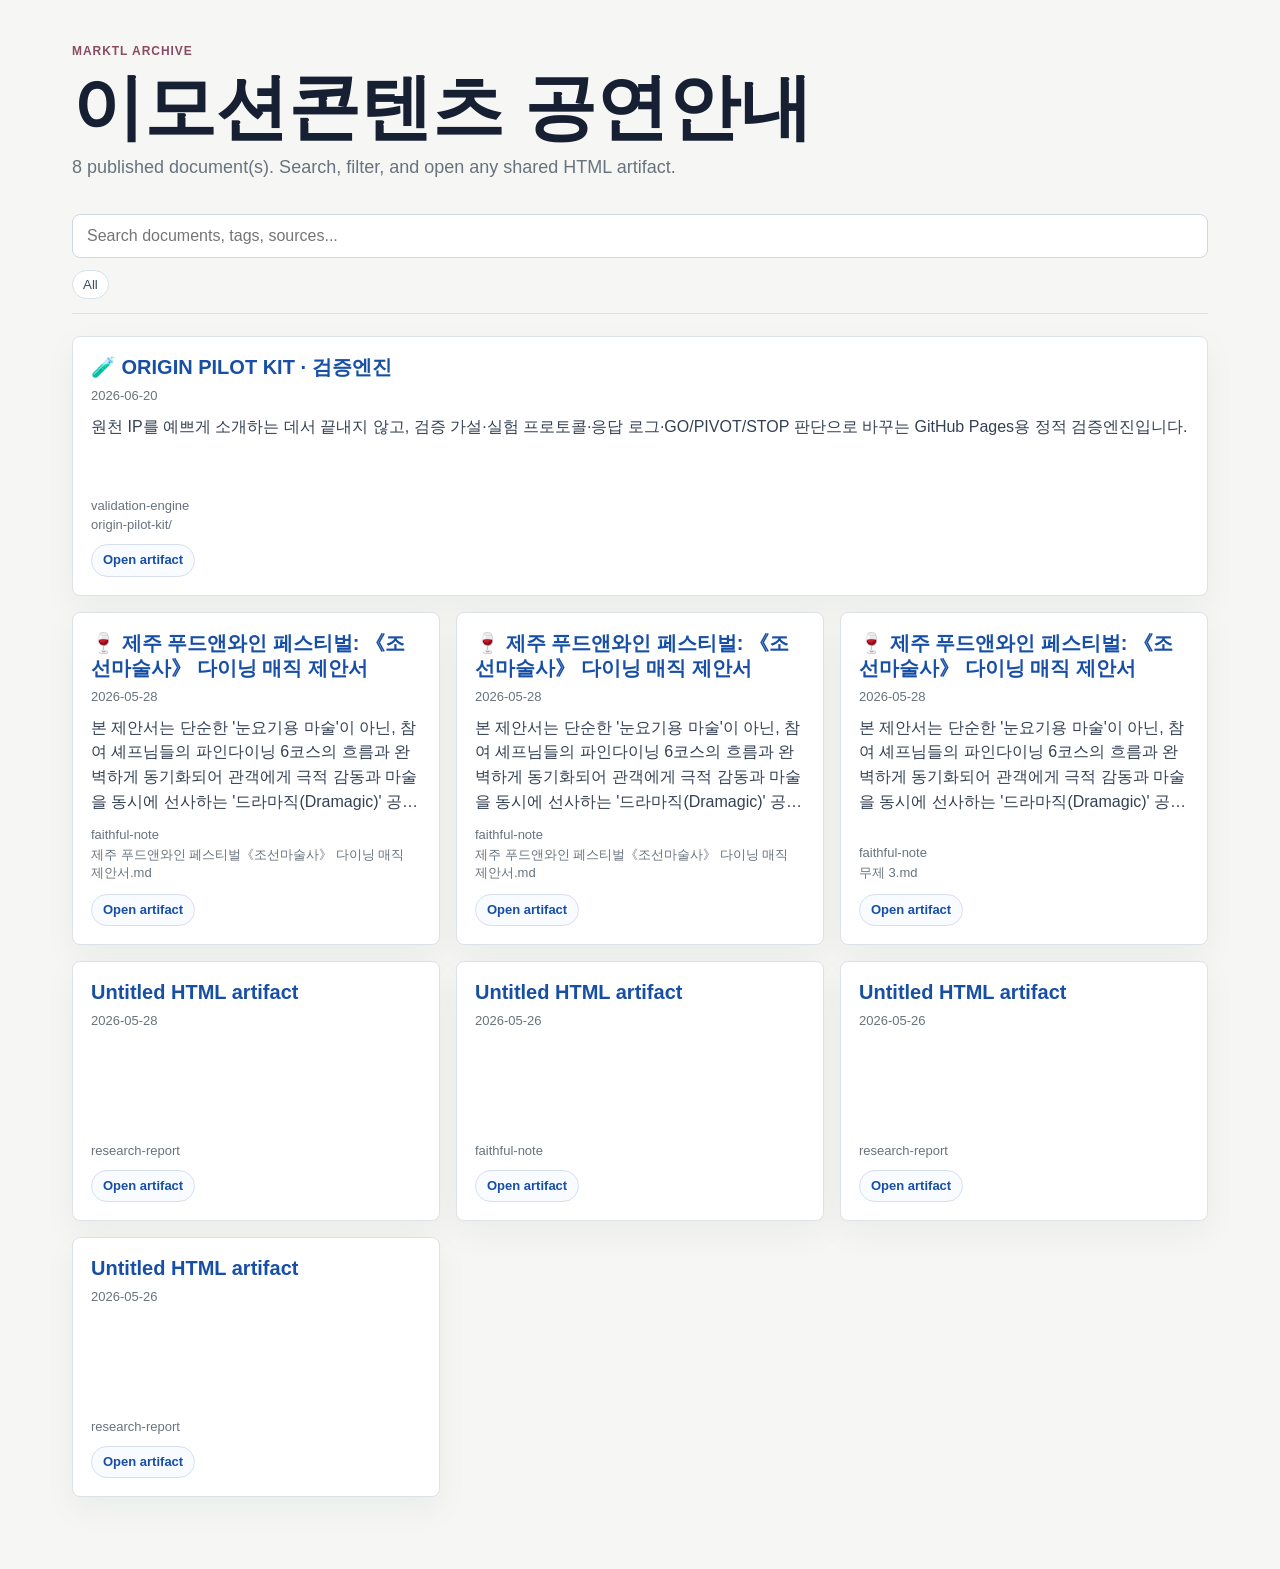
<file: index.html>
<!doctype html>
<html lang="en">
<head>
<meta charset="utf-8">
<meta name="viewport" content="width=device-width, initial-scale=1">
<title>이모션콘텐츠 공연안내</title>
<style>
*{box-sizing:border-box}
body{font-family:-apple-system,BlinkMacSystemFont,"Segoe UI",sans-serif;margin:0;background:#f6f7f4;color:#172033;overflow-x:hidden}
main{max-width:1180px;margin:0 auto;padding:44px 22px 72px}
.hero{display:grid;gap:14px;margin-bottom:22px}.eyebrow{color:#8a4b64;font-weight:800;text-transform:uppercase;font-size:12px;letter-spacing:.08em}
h1{font-size:clamp(34px,6vw,72px);line-height:.98;margin:0;overflow-wrap:anywhere}.meta{color:#68737d;margin:0;font-size:18px}
.toolbar{position:sticky;top:0;z-index:2;display:grid;gap:12px;background:rgba(246,247,244,.94);backdrop-filter:blur(12px);border-bottom:1px solid #dde2e6;padding:14px 0;margin-bottom:22px}
.toolbar input{width:100%;border:1px solid #cfd8e5;border-radius:8px;padding:12px 14px;font-size:16px;background:#fff;color:#172033}
.tagbar{display:flex;flex-wrap:wrap;gap:8px;max-height:96px;overflow:auto}.tagbar button,.tags button{border:1px solid #d6dfeb;background:#fff;color:#33506d;border-radius:999px;padding:6px 10px;cursor:pointer;max-width:100%;overflow:hidden;text-overflow:ellipsis;white-space:nowrap}.tagbar button.active,.tags button:hover{background:#174ea6;color:#fff}
.grid{display:grid;grid-template-columns:repeat(auto-fit,minmax(min(320px,100%),1fr));gap:16px;align-items:stretch}
.item{display:flex;min-width:0;min-height:260px;flex-direction:column;gap:12px;background:#fff;border:1px solid #dde2e6;border-radius:8px;padding:18px;box-shadow:0 12px 32px rgba(23,32,51,.05);overflow:hidden}
.item-top{display:grid;gap:8px}.item a{color:#174ea6;font-size:20px;font-weight:800;line-height:1.25;text-decoration:none;overflow-wrap:anywhere}.item a:hover{text-decoration:underline}
.item-top span,.item-meta{color:#68737d;font-size:13px}.item p{color:#344054;line-height:1.55;margin:0;display:-webkit-box;-webkit-line-clamp:4;-webkit-box-orient:vertical;overflow:hidden;overflow-wrap:anywhere}.item-meta{display:grid;gap:4px;margin-top:auto;overflow-wrap:anywhere}.tags{display:flex;flex-wrap:wrap;gap:6px;max-height:78px;overflow:hidden}
.open-link{align-self:flex-start;border:1px solid #d6dfeb;border-radius:999px;padding:7px 11px;background:#f8fbff;font-size:13px!important;font-weight:800!important}
.empty{background:#fff;border:1px dashed #cfd8e5;border-radius:8px;padding:24px;color:#68737d}
@media(max-width:640px){main{padding:28px 14px 56px}.toolbar{position:static}.item{min-height:auto}}
</style>
</head>
<body><main>
<section class="hero"><div class="eyebrow">MarkTL Archive</div><h1>이모션콘텐츠 공연안내</h1><p class="meta"><span id="count">7</span> published document(s). Search, filter, and open any shared HTML artifact.</p></section>
<section class="toolbar" aria-label="Archive controls"><input id="search" type="search" placeholder="Search documents, tags, sources..." aria-label="Search documents"><div class="tagbar"><button type="button" data-tag="">All</button></div></section>
<section class="grid" style="margin-bottom:16px"><article class="item" data-search="origin pilot kit 검증엔진 validation engine kaist ai 콘텐츠 ip 검증"><div class="item-top"><a href="https://showartist.github.io/emotioncontents-pages/origin-pilot-kit/">🧪 ORIGIN PILOT KIT · 검증엔진</a><span>2026-06-20</span></div><p>원천 IP를 예쁘게 소개하는 데서 끝내지 않고, 검증 가설·실험 프로토콜·응답 로그·GO/PIVOT/STOP 판단으로 바꾸는 GitHub Pages용 정적 검증엔진입니다.</p><div class="item-meta"><span>validation-engine</span><span>origin-pilot-kit/</span></div><a class="open-link" href="https://showartist.github.io/emotioncontents-pages/origin-pilot-kit/">Open artifact</a></article></section>
<section class="grid" id="items"><article class="item" data-search="🍷 제주 푸드앤와인 페스티벌: 《조선마술사》 다이닝 매직 제안서 제주-푸드앤와인-페스티벌-조선마술사-다이닝-매직-제안서 본 제안서는 단순한 &#39;눈요기용 마술&#39;이 아닌, 참여 셰프님들의 파인다이닝 6코스의 흐름과 완벽하게 동기화되어 관객에게 극적 감동과 마술을 동시에 선사하는 &#39;드라마직(dramagic)&#39; 공연 기획안입니다. 1. 기획 의도: 식사를 방해하지 않는 완벽한 서사 구조 고급 다이닝 행사에서 마술 공연은 자칫 식사의 흐름을 끊거나 제주 푸드앤와인 페스티벌《조선마술사》 다이닝 매직 제안서.md faithful-note" data-tags="">
<div class="item-top"><a href="https://showartist.github.io/emotioncontents-pages/s/1s7vsf5/">🍷 제주 푸드앤와인 페스티벌: 《조선마술사》 다이닝 매직 제안서</a><span>2026-05-28</span></div>
<p>본 제안서는 단순한 &#39;눈요기용 마술&#39;이 아닌, 참여 셰프님들의 파인다이닝 6코스의 흐름과 완벽하게 동기화되어 관객에게 극적 감동과 마술을 동시에 선사하는 &#39;드라마직(Dramagic)&#39; 공연 기획안입니다. 1. 기획 의도: 식사를 방해하지 않는 완벽한 서사 구조 고급 다이닝 행사에서 마술 공연은 자칫 식사의 흐름을 끊거나</p>
<div class="item-meta"><span>faithful-note</span><span>제주 푸드앤와인 페스티벌《조선마술사》 다이닝 매직 제안서.md</span></div>

<a class="open-link" href="https://showartist.github.io/emotioncontents-pages/s/1s7vsf5/">Open artifact</a>
</article>
<article class="item" data-search="🍷 제주 푸드앤와인 페스티벌: 《조선마술사》 다이닝 매직 제안서 ì ì£¼-í¸ëì¤ìì¸-íì¤í°ë²-ì¡°ì ë§ì ì¬-ë¤ì´ë-ë§¤ì§-ì ìì 본 제안서는 단순한 &#39;눈요기용 마술&#39;이 아닌, 참여 셰프님들의 파인다이닝 6코스의 흐름과 완벽하게 동기화되어 관객에게 극적 감동과 마술을 동시에 선사하는 &#39;드라마직(dramagic)&#39; 공연 기획안입니다. 1. 기획 의도: 식사를 방해하지 않는 완벽한 서사 구조 고급 다이닝 행사에서 마술 공연은 자칫 식사의 흐름을 끊거나 제주 푸드앤와인 페스티벌《조선마술사》 다이닝 매직 제안서.md faithful-note" data-tags="">
<div class="item-top"><a href="https://showartist.github.io/emotioncontents-pages/s/1s7vsf5/">🍷 제주 푸드앤와인 페스티벌: 《조선마술사》 다이닝 매직 제안서</a><span>2026-05-28</span></div>
<p>본 제안서는 단순한 &#39;눈요기용 마술&#39;이 아닌, 참여 셰프님들의 파인다이닝 6코스의 흐름과 완벽하게 동기화되어 관객에게 극적 감동과 마술을 동시에 선사하는 &#39;드라마직(Dramagic)&#39; 공연 기획안입니다. 1. 기획 의도: 식사를 방해하지 않는 완벽한 서사 구조 고급 다이닝 행사에서 마술 공연은 자칫 식사의 흐름을 끊거나</p>
<div class="item-meta"><span>faithful-note</span><span>제주 푸드앤와인 페스티벌《조선마술사》 다이닝 매직 제안서.md</span></div>

<a class="open-link" href="https://showartist.github.io/emotioncontents-pages/s/1s7vsf5/">Open artifact</a>
</article>
<article class="item" data-search="🍷 제주 푸드앤와인 페스티벌: 《조선마술사》 다이닝 매직 제안서 ã«â¬â´ã¬â â-3 본 제안서는 단순한 &#39;눈요기용 마술&#39;이 아닌, 참여 셰프님들의 파인다이닝 6코스의 흐름과 완벽하게 동기화되어 관객에게 극적 감동과 마술을 동시에 선사하는 &#39;드라마직(dramagic)&#39; 공연 기획안입니다. 1. 기획 의도: 식사를 방해하지 않는 완벽한 서사 구조 고급 다이닝 행사에서 마술 공연은 자칫 식사의 흐름을 끊거나 무제 3.md faithful-note" data-tags="">
<div class="item-top"><a href="https://showartist.github.io/emotioncontents-pages/s/qbv37t/">🍷 제주 푸드앤와인 페스티벌: 《조선마술사》 다이닝 매직 제안서</a><span>2026-05-28</span></div>
<p>본 제안서는 단순한 &#39;눈요기용 마술&#39;이 아닌, 참여 셰프님들의 파인다이닝 6코스의 흐름과 완벽하게 동기화되어 관객에게 극적 감동과 마술을 동시에 선사하는 &#39;드라마직(Dramagic)&#39; 공연 기획안입니다. 1. 기획 의도: 식사를 방해하지 않는 완벽한 서사 구조 고급 다이닝 행사에서 마술 공연은 자칫 식사의 흐름을 끊거나</p>
<div class="item-meta"><span>faithful-note</span><span>무제 3.md</span></div>

<a class="open-link" href="https://showartist.github.io/emotioncontents-pages/s/qbv37t/">Open artifact</a>
</article>
<article class="item" data-search="untitled html artifact ãâ«ãâ¬ãâ´ãâ¬ãâ ãâ-3 research-report" data-tags="">
<div class="item-top"><a href="https://showartist.github.io/emotioncontents-pages/s/qbv37t/">Untitled HTML artifact</a><span>2026-05-28</span></div>

<div class="item-meta"><span>research-report</span></div>

<a class="open-link" href="https://showartist.github.io/emotioncontents-pages/s/qbv37t/">Open artifact</a>
</article>
<article class="item" data-search="untitled html artifact ãâãâ¬ãâãâãâãâ¸ãâãâ¬ãâãâãâãâãâãâ¬ãâãâãâãâãâãâ¬ãâãâãâãâãâãâªãâãâ°ãâãâãâãâ¬ãâãâãâãâ¥ãâãâ¬ãâãâãâãâ ãâãâªãâãâ¸ãâãâ°ãâãâ­ãâãâãâãâãâãâ«ãâãâ§ãâãâãâãâ¬ãâãâãâãâ  faithful-note" data-tags="">
<div class="item-top"><a href="https://showartist.github.io/emotioncontents-pages/s/w2xf23/">Untitled HTML artifact</a><span>2026-05-26</span></div>

<div class="item-meta"><span>faithful-note</span></div>

<a class="open-link" href="https://showartist.github.io/emotioncontents-pages/s/w2xf23/">Open artifact</a>
</article>
<article class="item" data-search="untitled html artifact ãâãâãâãâ¬ãâãâãâãâãâãâãâãâ¸ãâãâãâãâ¬ãâãâãâãâãâãâãâãâãâãâãâãâ¬ãâãâãâãâãâãâãâãâãâãâãâãâ¬ãâãâãâãâãâãâãâãâãâãâãâãâªãâãâãâãâ°ãâãâãâãâãâãâãâãâ¬ãâãâãâãâãâãâãâãâ¥ãâãâãâãâ¬ãâãâãâãâãâãâãâãâ ãâãâãâãâªãâãâãâãâ¸ãâãâãâãâ°ãâãâãâãâ­ãâãâãâãâãâãâãâãâãâãâãâãâ«ãâãâãâãâ§ãâãâãâãâãâãâãâãâ¬ãâãâãâãâãâãâãâãâ  research-report" data-tags="">
<div class="item-top"><a href="https://showartist.github.io/emotioncontents-pages/ (/s/w2xf23/">Untitled HTML artifact</a><span>2026-05-26</span></div>

<div class="item-meta"><span>research-report</span></div>

<a class="open-link" href="https://showartist.github.io/emotioncontents-pages/ (/s/w2xf23/">Open artifact</a>
</article>
<article class="item" data-search="untitled html artifact ãâãâãâãâãâãâãâãâ¬ãâãâãâãâãâãâãâãâãâãâãâãâãâãâãâãâ¸ãâãâãâãâãâãâãâãâ¬ãâãâãâãâãâãâãâãâãâãâãâãâãâãâãâãâãâãâãâãâãâãâãâãâ¬ãâãâãâãâãâãâãâãâãâãâãâãâãâãâãâãâãâãâãâãâãâãâãâãâ¬ãâãâãâãâãâãâãâãâãâãâãâãâãâãâãâãâãâãâãâãâãâãâãâãâªãâãâãâãâãâãâãâãâ°ãâãâãâãâãâãâãâãâãâãâãâãâãâãâãâãâ¬ãâãâãâãâãâãâãâãâãâãâãâãâãâãâãâãâ¥ãâãâãâãâãâãâãâãâ¬ãâãâãâãâãâãâãâãâãâãâãâãâãâãâãâãâ ãâãâãâãâãâãâãâãâªãâãâãâãâãâãâãâãâ¸ãâãâãâãâãâãâãâãâ°ãâãâãâãâãâãâãâãâ­ãâãâãâãâãâãâãâãâãâãâãâãâãâãâãâãâãâãâãâãâãâãâãâãâ«ãâãâãâãâãâãâãâãâ§ãâãâãâãâãâãâãâãâãâãâãâãâãâãâãâãâ¬ãâãâãâãâãâãâãâãâãâãâãâãâãâãâãâãâ  research-report" data-tags="">
<div class="item-top"><a href="https://showartist.github.io/emotioncontents-pages/ (/s/w2xf23/">Untitled HTML artifact</a><span>2026-05-26</span></div>

<div class="item-meta"><span>research-report</span></div>

<a class="open-link" href="https://showartist.github.io/emotioncontents-pages/ (/s/w2xf23/">Open artifact</a>
</article></section>
</main>
<script>
const search = document.getElementById('search');
const count = document.getElementById('count');
const cards = [...document.querySelectorAll('.item')];
let activeTag = '';
function applyFilters(){
  const query = (search.value || '').trim().toLowerCase();
  let visible = 0;
  for (const card of cards) {
    const matchesQuery = !query || card.dataset.search.includes(query);
    const matchesTag = !activeTag || (' ' + card.dataset.tags + ' ').includes(' ' + activeTag + ' ');
    const show = matchesQuery && matchesTag;
    card.hidden = !show;
    if (show) visible++;
  }
  count.textContent = String(visible);
}
document.querySelectorAll('[data-tag]').forEach((button) => {
  button.addEventListener('click', () => {
    activeTag = button.dataset.tag || '';
    document.querySelectorAll('.tagbar [data-tag]').forEach((node) => node.classList.toggle('active', node.dataset.tag === activeTag));
    applyFilters();
  });
});
search.addEventListener('input', applyFilters);
applyFilters();
</script>
</body>
</html>
</file>
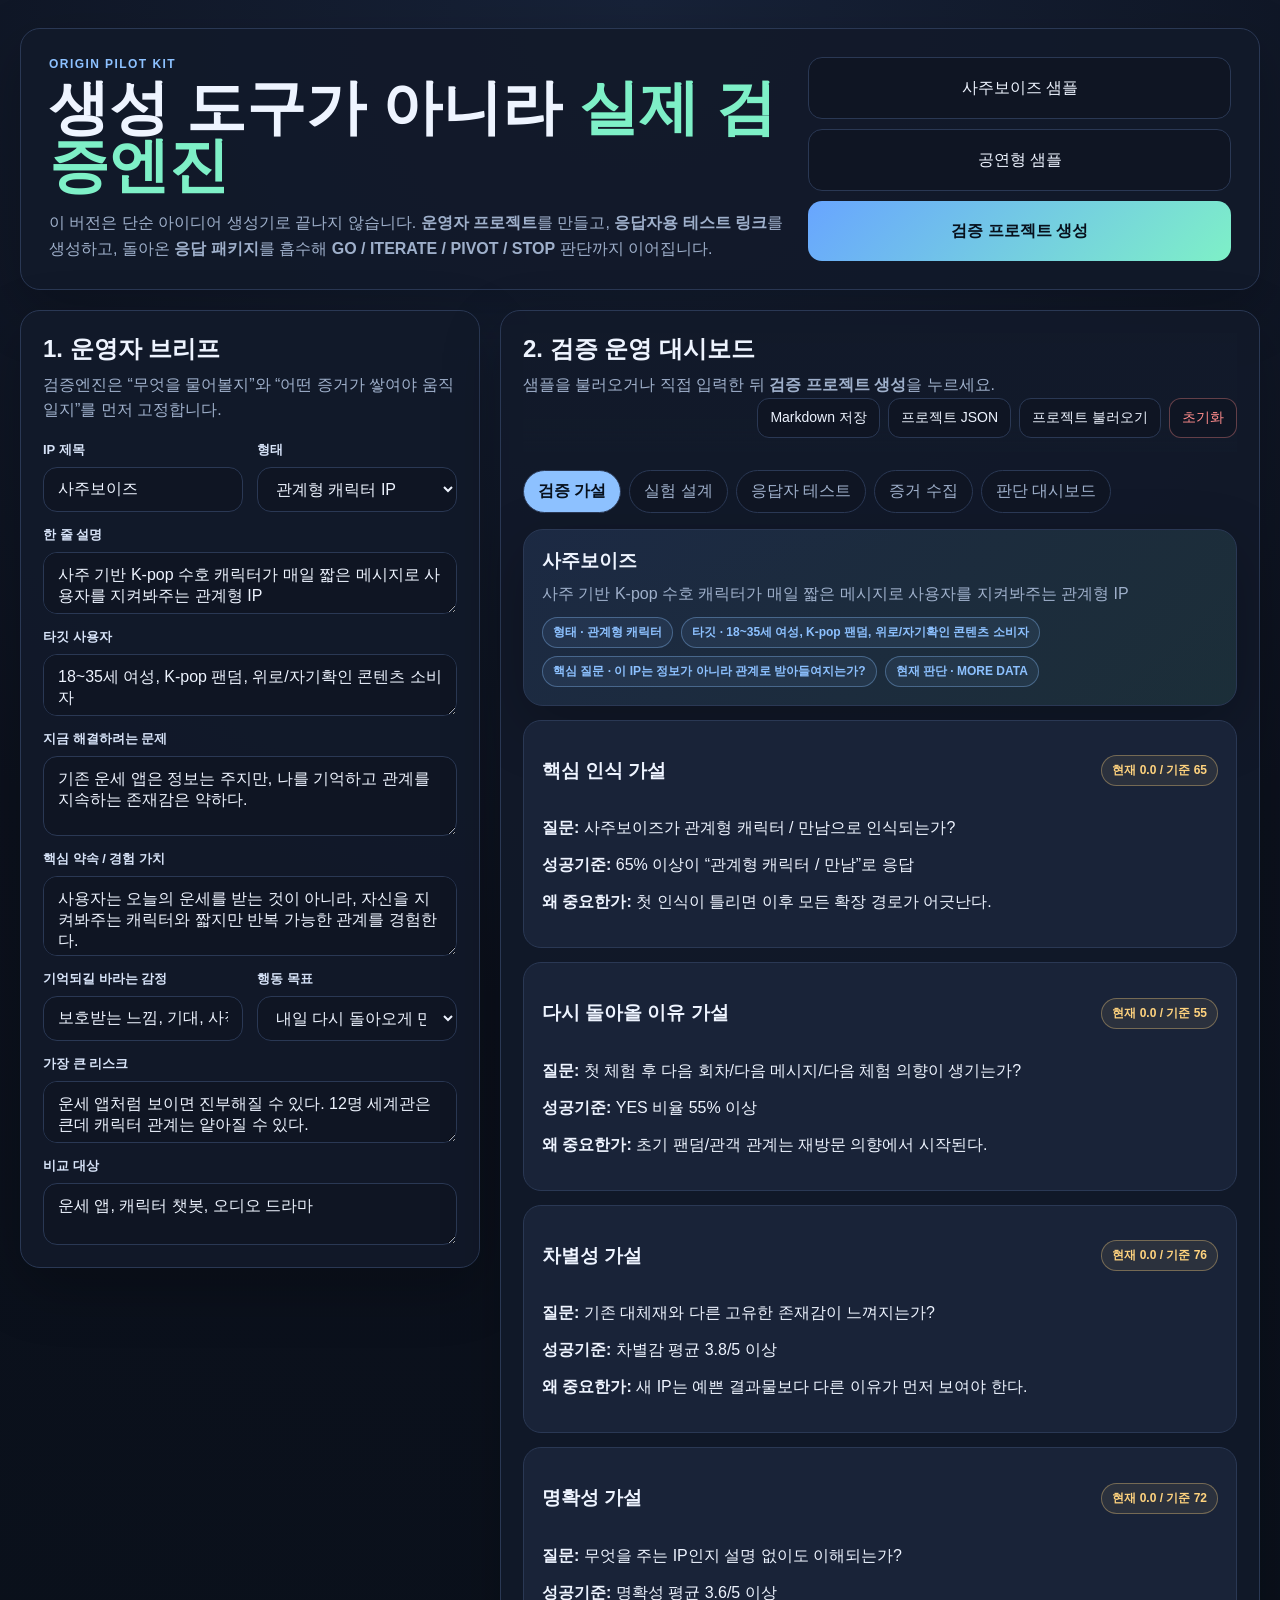
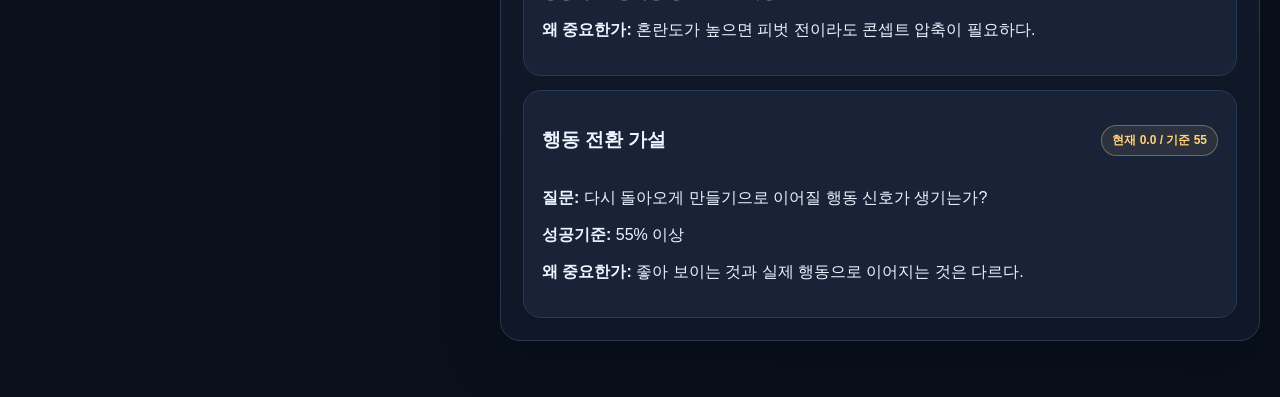
<file: origin-pilot-kit/index.html>
<!doctype html>
<html lang="ko">
<head>
  <meta charset="utf-8">
  <meta name="viewport" content="width=device-width, initial-scale=1">
  <title>ORIGIN PILOT KIT · 검증엔진</title>
  <meta name="description" content="원천 IP를 실제 검증 가설, 실험 설계, 응답자 테스트 링크, 증거 수집, 의사결정으로 바꾸는 GitHub Pages 호환 검증엔진">
  <link rel="stylesheet" href="styles.css">
</head>
<body>
  <div id="admin-app" class="shell">
    <header class="hero">
      <div>
        <p class="eyebrow">ORIGIN PILOT KIT</p>
        <h1>생성 도구가 아니라 <span>실제 검증엔진</span></h1>
        <p class="hero-copy">이 버전은 단순 아이디어 생성기로 끝나지 않습니다. <strong>운영자 프로젝트</strong>를 만들고, <strong>응답자용 테스트 링크</strong>를 생성하고, 돌아온 <strong>응답 패키지</strong>를 흡수해 <strong>GO / ITERATE / PIVOT / STOP</strong> 판단까지 이어집니다.</p>
      </div>
      <div class="hero-actions">
        <button id="load-saju" class="ghost">사주보이즈 샘플</button>
        <button id="load-performance" class="ghost">공연형 샘플</button>
        <button id="generate" class="primary">검증 프로젝트 생성</button>
      </div>
    </header>

    <main class="layout">
      <section class="panel panel-brief">
        <div class="panel-head">
          <h2>1. 운영자 브리프</h2>
          <p>검증엔진은 “무엇을 물어볼지”와 “어떤 증거가 쌓여야 움직일지”를 먼저 고정합니다.</p>
        </div>
        <div class="form-grid">
          <label>
            <span>IP 제목</span>
            <input id="title" type="text" placeholder="예: 사주보이즈">
          </label>
          <label>
            <span>형태</span>
            <select id="format">
              <option value="character">관계형 캐릭터 IP</option>
              <option value="audio">오디오 드라마 / 팟캐스트</option>
              <option value="performance">공연 / 전시 / 체험형</option>
              <option value="video">숏폼 / 영상 IP</option>
              <option value="education">교육 / 워크숍 IP</option>
            </select>
          </label>
          <label class="full">
            <span>한 줄 설명</span>
            <textarea id="oneLiner" rows="2" placeholder="예: 사주 기반 K-pop 수호 캐릭터가 매일 짧은 메시지로 사용자를 지켜봐주는 관계형 IP"></textarea>
          </label>
          <label class="full">
            <span>타깃 사용자</span>
            <textarea id="audience" rows="2" placeholder="예: 18~35세 여성, K-pop 팬덤, 위로/자기확인 콘텐츠 소비자"></textarea>
          </label>
          <label class="full">
            <span>지금 해결하려는 문제</span>
            <textarea id="problem" rows="3" placeholder="예: 기존 운세 앱은 정보는 주지만 나를 기억하고 지켜봐주는 존재감은 약하다"></textarea>
          </label>
          <label class="full">
            <span>핵심 약속 / 경험 가치</span>
            <textarea id="promise" rows="3" placeholder="예: 사용자는 예측 정보를 받는 것이 아니라 자기 편이 되어주는 캐릭터와의 관계를 경험한다"></textarea>
          </label>
          <label>
            <span>기억되길 바라는 감정</span>
            <input id="emotion" type="text" placeholder="예: 위로, 기대, 보호받는 느낌">
          </label>
          <label>
            <span>행동 목표</span>
            <select id="businessGoal">
              <option value="return">내일 다시 돌아오게 만들기</option>
              <option value="signup">사전등록 / 구독 전환</option>
              <option value="ticket">공연/이벤트 참여 의향</option>
              <option value="share">공유 / 추천 유도</option>
            </select>
          </label>
          <label class="full">
            <span>가장 큰 리스크</span>
            <textarea id="risks" rows="2" placeholder="예: 운세 서비스처럼 보이면 진부해질 수 있다 / 세계관이 넓고 캐릭터 관계는 얕아질 수 있다"></textarea>
          </label>
          <label class="full">
            <span>비교 대상</span>
            <textarea id="comparison" rows="2" placeholder="예: 기존 운세 앱, 캐릭터 챗봇, 오디오 드라마"></textarea>
          </label>
        </div>
      </section>

      <section class="panel panel-output">
        <div class="panel-head sticky-head">
          <div>
            <h2>2. 검증 운영 대시보드</h2>
            <p id="status">샘플을 불러오거나 직접 입력한 뒤 <strong>검증 프로젝트 생성</strong>을 누르세요.</p>
          </div>
          <div class="toolbar">
            <button id="save-md" class="ghost small">Markdown 저장</button>
            <button id="export-json" class="ghost small">프로젝트 JSON</button>
            <label class="ghost small upload-label">프로젝트 불러오기<input id="import-json" type="file" accept="application/json"></label>
            <button id="reset" class="ghost small danger">초기화</button>
          </div>
        </div>

        <div class="tabs">
          <button class="tab active" data-tab="hypotheses">검증 가설</button>
          <button class="tab" data-tab="experiments">실험 설계</button>
          <button class="tab" data-tab="share">응답자 테스트</button>
          <button class="tab" data-tab="evidence">증거 수집</button>
          <button class="tab" data-tab="decision">판단 대시보드</button>
        </div>

        <section class="tab-panel active" id="tab-hypotheses">
          <div class="summary-card" id="summary-card"></div>
          <div id="hypothesis-list" class="stack"></div>
        </section>

        <section class="tab-panel" id="tab-experiments">
          <div id="experiment-list" class="stack"></div>
        </section>

        <section class="tab-panel" id="tab-share">
          <div class="card stack">
            <div>
              <h3>응답자용 테스트 링크 생성</h3>
              <p class="muted">운영자가 실험용 자극을 만든 뒤, 외부 응답자에게 링크를 보내 실제 반응을 수집합니다.</p>
            </div>
            <div class="form-grid">
              <label>
                <span>테스트 이름</span>
                <input id="run-name" type="text" placeholder="예: 사주보이즈 1차 첫인상 테스트">
              </label>
              <label>
                <span>테스트 자극 형태</span>
                <select id="run-prototype">
                  <option value="audio">오디오</option>
                  <option value="video">영상</option>
                  <option value="character">캐릭터 메시지</option>
                  <option value="performance">공연/체험</option>
                </select>
              </label>
              <label class="full">
                <span>응답자에게 보여줄 설명</span>
                <textarea id="run-summary" rows="3" placeholder="예: 아래 캐릭터 첫 메시지를 읽고, 이것이 정보형 서비스처럼 느껴졌는지 관계형 만남처럼 느껴졌는지 답해주세요."></textarea>
              </label>
              <label class="full">
                <span>실제 자극 본문 / 대사 / 체험 안내</span>
                <textarea id="run-stimulus" rows="7" placeholder="예: [오늘의 수호자] 오늘 네가 피한 선택을 나는 알고 있어. 맞히러 온 게 아니라, 네 편이 되러 왔어."></textarea>
              </label>
            </div>
            <div class="toolbar left-tools">
              <button id="build-run-link" class="primary small">응답자 링크 생성</button>
              <button id="copy-run-link" class="ghost small">링크 복사</button>
              <button id="open-run-link" class="ghost small">새 창으로 열기</button>
            </div>
            <label>
              <span>생성된 링크</span>
              <textarea id="run-link" rows="3" readonly placeholder="링크 생성 후 여기에 표시됩니다."></textarea>
            </label>
          </div>
        </section>

        <section class="tab-panel" id="tab-evidence">
          <div class="card stack">
            <div>
              <h3>응답 패키지 흡수</h3>
              <p class="muted">응답자가 보낸 패키지 문자열 또는 JSON 파일을 가져와 증거로 쌓습니다.</p>
            </div>
            <label>
              <span>응답 패키지 문자열 붙여넣기</span>
              <textarea id="package-input" rows="6" placeholder="RESP1: 로 시작하는 응답 패키지를 붙여넣으세요."></textarea>
            </label>
            <div class="toolbar left-tools">
              <button id="import-package" class="primary small">패키지 가져오기</button>
              <label class="ghost small upload-label">응답 JSON 불러오기<input id="import-response-json" type="file" accept="application/json"></label>
            </div>
          </div>

          <div class="evidence-entry card">
            <h3>수동 응답 추가</h3>
            <div class="form-grid evidence-grid">
              <label>
                <span>프로토타입 형태</span>
                <select id="resp-prototype">
                  <option value="audio">오디오</option>
                  <option value="video">영상</option>
                  <option value="character">캐릭터 메시지</option>
                  <option value="performance">공연/체험</option>
                </select>
              </label>
              <label>
                <span>응답자 유형</span>
                <input id="resp-participant" type="text" placeholder="예: K-pop 팬 / 공연 관객 / 동료 개발자">
              </label>
              <label>
                <span>무엇으로 느꼈나</span>
                <select id="resp-mode">
                  <option value="relationship">관계 / 만남</option>
                  <option value="information">정보 / 기능</option>
                  <option value="experience">경험 / 장면</option>
                  <option value="unclear">잘 모르겠음</option>
                </select>
              </label>
              <label>
                <span>다음 행동 의향</span>
                <select id="resp-next">
                  <option value="yes">있음</option>
                  <option value="maybe">보통</option>
                  <option value="no">없음</option>
                </select>
              </label>
              <label>
                <span>명확성 (1~5)</span>
                <input id="resp-clarity" type="number" min="1" max="5" value="4">
              </label>
              <label>
                <span>끌림 (1~5)</span>
                <input id="resp-intrigue" type="number" min="1" max="5" value="4">
              </label>
              <label>
                <span>차별감 (1~5)</span>
                <input id="resp-diff" type="number" min="1" max="5" value="4">
              </label>
              <label>
                <span>비용/구독 의향</span>
                <select id="resp-pay">
                  <option value="maybe">모름</option>
                  <option value="yes">있음</option>
                  <option value="no">없음</option>
                </select>
              </label>
              <label class="full">
                <span>가장 기억난 것</span>
                <input id="resp-memory" type="text" placeholder="예: 캐릭터가 나를 알아봐주는 느낌 / 마지막 한 문장 / 열쇠 오브제">
              </label>
              <label class="full">
                <span>자유 메모</span>
                <textarea id="resp-comment" rows="3" placeholder="예: 운세앱 같지는 않았지만 세계관이 길게 설명되면 부담스러움"></textarea>
              </label>
            </div>
            <button id="add-response" class="primary small">수동 응답 추가</button>
          </div>
          <div id="response-list" class="stack"></div>
        </section>

        <section class="tab-panel" id="tab-decision">
          <div id="decision-board" class="stack"></div>
        </section>
      </section>
    </main>
  </div>

  <div id="respondent-app" class="shell respondent-shell hidden">
    <header class="hero respondent-hero">
      <div>
        <p class="eyebrow">RESPONDENT MODE</p>
        <h1>응답자 테스트</h1>
        <p class="hero-copy">아래 자극을 본 뒤, 느낀 그대로 답해주세요. 이 모드는 운영자의 검증 프로젝트에 들어갈 증거 패키지를 만듭니다.</p>
      </div>
    </header>

    <main class="respondent-layout">
      <section class="panel">
        <div class="panel-head">
          <h2 id="respondent-title">테스트 불러오는 중</h2>
          <p id="respondent-summary">링크에 포함된 검증 세션을 읽는 중입니다.</p>
        </div>
        <article class="stimulus-card">
          <h3>응답자에게 보여줄 자극</h3>
          <p id="respondent-prototype-badge" class="muted"></p>
          <pre id="respondent-stimulus" class="stimulus-pre"></pre>
        </article>
      </section>

      <section class="panel">
        <div class="panel-head">
          <h2>응답 입력</h2>
          <p>응답이 끝나면 패키지를 복사해 운영자에게 전달하거나 JSON으로 저장하세요.</p>
        </div>
        <div class="form-grid evidence-grid">
          <label>
            <span>응답자 이름/별칭</span>
            <input id="r-name" type="text" placeholder="예: 팬A / 관객 03">
          </label>
          <label>
            <span>응답자 유형</span>
            <input id="r-participant-type" type="text" placeholder="예: K-pop 팬 / 공연 관객">
          </label>
          <label>
            <span>무엇으로 느꼈나</span>
            <select id="r-mode">
              <option value="relationship">관계 / 만남</option>
              <option value="information">정보 / 기능</option>
              <option value="experience">경험 / 장면</option>
              <option value="unclear">잘 모르겠음</option>
            </select>
          </label>
          <label>
            <span>다음 행동 의향</span>
            <select id="r-next">
              <option value="yes">있음</option>
              <option value="maybe">보통</option>
              <option value="no">없음</option>
            </select>
          </label>
          <label>
            <span>명확성 (1~5)</span>
            <input id="r-clarity" type="number" min="1" max="5" value="4">
          </label>
          <label>
            <span>끌림 (1~5)</span>
            <input id="r-intrigue" type="number" min="1" max="5" value="4">
          </label>
          <label>
            <span>차별감 (1~5)</span>
            <input id="r-diff" type="number" min="1" max="5" value="4">
          </label>
          <label>
            <span>비용/구독/참여 의향</span>
            <select id="r-pay">
              <option value="maybe">모름</option>
              <option value="yes">있음</option>
              <option value="no">없음</option>
            </select>
          </label>
          <label class="full">
            <span>가장 기억난 것</span>
            <input id="r-memory" type="text" placeholder="예: 마지막 문장 / 캐릭터의 말투 / 장면 전환">
          </label>
          <label class="full">
            <span>자유 메모</span>
            <textarea id="r-comment" rows="4" placeholder="예: 설명은 길지 않았는데 캐릭터 관계로 느껴졌다."></textarea>
          </label>
        </div>
        <div class="toolbar left-tools">
          <button id="r-build-package" class="primary small">응답 패키지 생성</button>
          <button id="r-copy-package" class="ghost small">패키지 복사</button>
          <button id="r-download-json" class="ghost small">응답 JSON 저장</button>
        </div>
        <label>
          <span>응답 패키지</span>
          <textarea id="r-package" rows="7" readonly placeholder="응답 패키지가 여기에 생성됩니다."></textarea>
        </label>
        <p id="respondent-status" class="muted"></p>
      </section>
    </main>
  </div>

  <script src="app.js"></script>
</body>
</html>
</file>
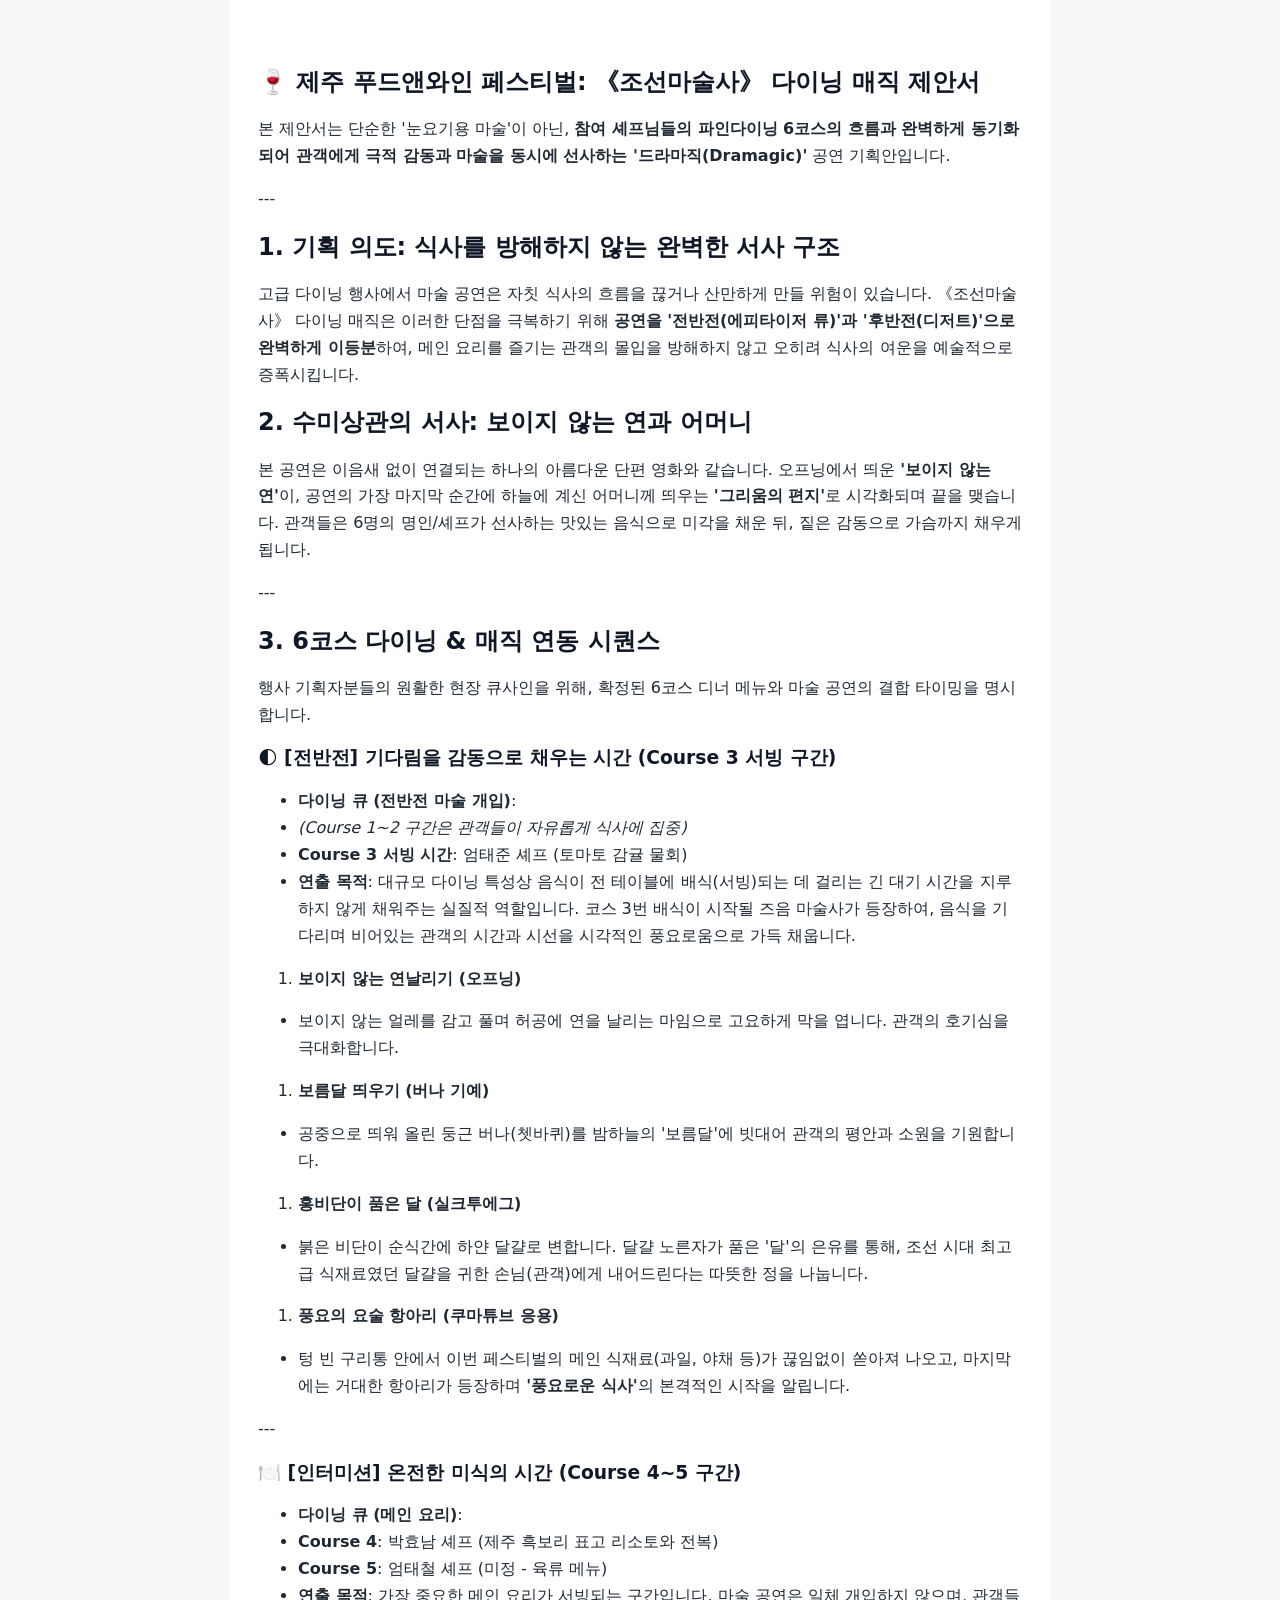
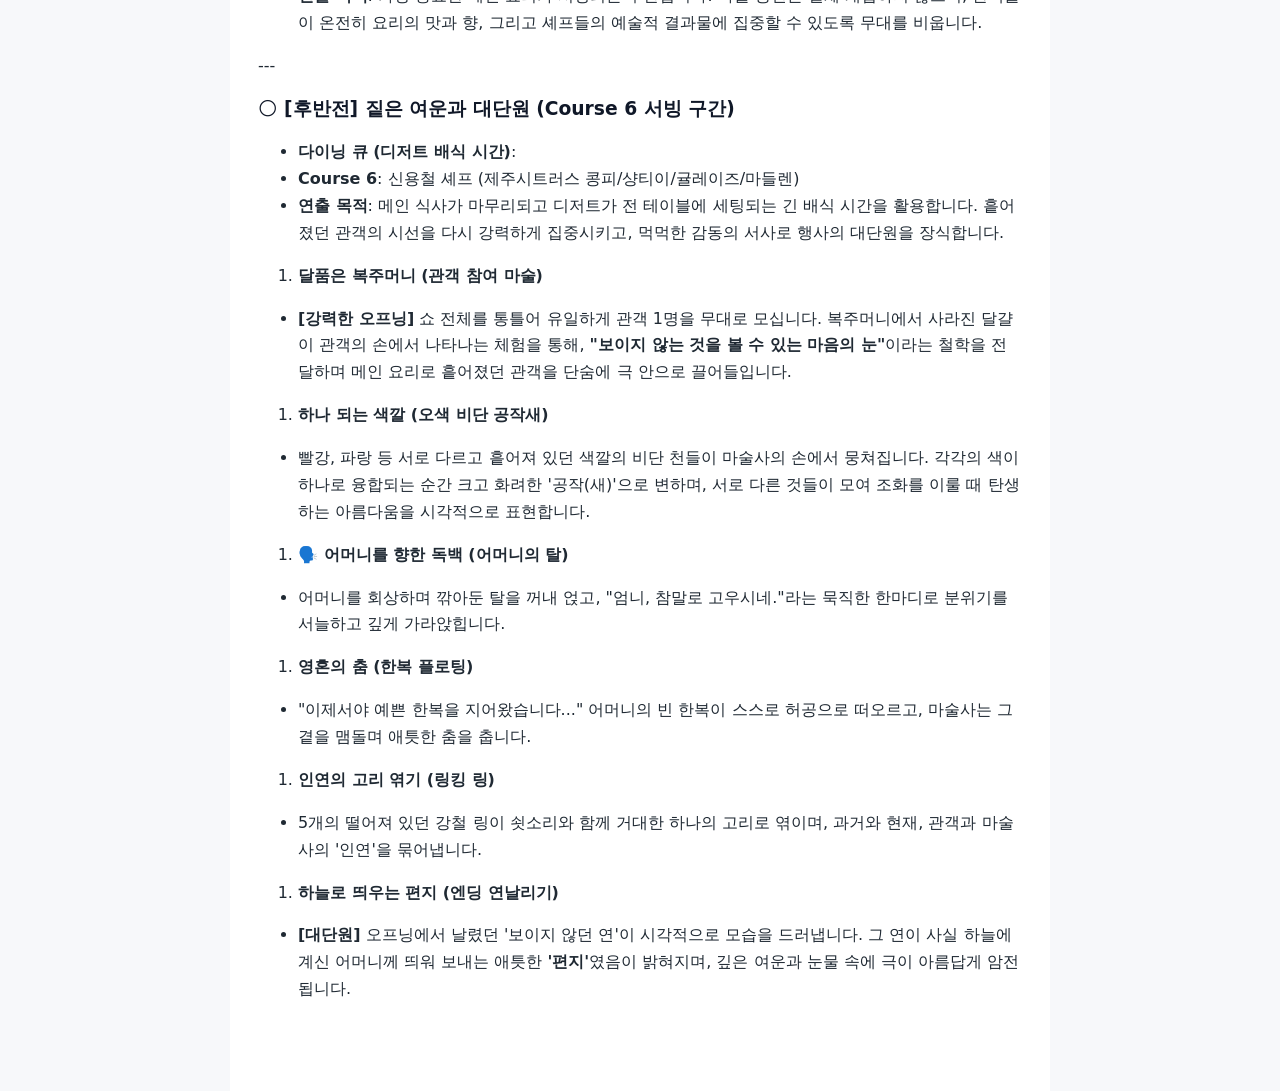
<file: 무제-3/index.html>
<!doctype html>
<html lang="en">
<head>
<meta charset="utf-8">
<meta name="viewport" content="width=device-width, initial-scale=1">
<title>🍷 제주 푸드앤와인 페스티벌: 《조선마술사》 다이닝 매직 제안서</title>
<style>
      :root { color-scheme: light; }
      body { margin: 0; font-family: ui-sans-serif, system-ui, -apple-system, BlinkMacSystemFont, "Segoe UI", sans-serif; color: #1f2933; background: #f7f8fa; }
      main { max-width: 820px; margin: 0 auto; padding: 48px 28px 72px; background: #ffffff; min-height: 100vh; box-sizing: border-box; }
      h1, h2, h3 { color: #101828; line-height: 1.18; }
      p, li { line-height: 1.68; }
      code, pre { font-family: ui-monospace, SFMono-Regular, Menlo, Consolas, monospace; }
      pre { overflow: auto; padding: 16px; background: #111827; color: #f9fafb; border-radius: 8px; }
      table { width: 100%; border-collapse: collapse; margin: 18px 0; }
      th, td { border: 1px solid #d8dee8; padding: 8px 10px; text-align: left; }
      img { max-width: 100%; height: auto; border-radius: 6px; }
      .frontmatter { white-space: pre-wrap; border: 1px solid #d8dee8; background: #f2f5f9; padding: 14px; border-radius: 8px; color: #475467; }
      .callout { border-left: 4px solid #3b82f6; background: #eff6ff; padding: 12px 16px; margin: 18px 0; border-radius: 6px; }
      .callout-title { font-weight: 700; margin-bottom: 6px; }
    </style>
<meta property="og:type" content="article">
<meta property="og:title" content="🍷 제주 푸드앤와인 페스티벌: 《조선마술사》 다이닝 매직 제안서">
<meta property="og:description" content="본 제안서는 단순한 &#39;눈요기용 마술&#39;이 아닌, 참여 셰프님들의 파인다이닝 6코스의 흐름과 완벽하게 동기화되어 관객에게 극적 감동과 마술을 동시에 선사하는 &#39;드라마직(Dramagic)&#39; 공연 기획안입니다. 1. 기획 의도: 식사를 방해하지 않는 완벽한 서사 구조 고급 다이닝 행사에서 마술 공연은 자칫 식사의 흐름을 끊거나 ">
<meta property="og:url" content="https://showartist.github.io/emotioncontents-pages/s/qbv37t/">
<meta name="twitter:card" content="summary">
<meta name="twitter:title" content="🍷 제주 푸드앤와인 페스티벌: 《조선마술사》 다이닝 매직 제안서">
<meta name="twitter:description" content="본 제안서는 단순한 &#39;눈요기용 마술&#39;이 아닌, 참여 셰프님들의 파인다이닝 6코스의 흐름과 완벽하게 동기화되어 관객에게 극적 감동과 마술을 동시에 선사하는 &#39;드라마직(Dramagic)&#39; 공연 기획안입니다. 1. 기획 의도: 식사를 방해하지 않는 완벽한 서사 구조 고급 다이닝 행사에서 마술 공연은 자칫 식사의 흐름을 끊거나 ">
<link rel="canonical" href="https://showartist.github.io/emotioncontents-pages/s/qbv37t/">
</head>
<body>
<main data-template="minimal">
<article>
<h1>🍷 제주 푸드앤와인 페스티벌: 《조선마술사》 다이닝 매직 제안서</h1>
<p>본 제안서는 단순한 &#39;눈요기용 마술&#39;이 아닌, <strong>참여 셰프님들의 파인다이닝 6코스의 흐름과 완벽하게 동기화되어 관객에게 극적 감동과 마술을 동시에 선사하는 &#39;드라마직(Dramagic)&#39;</strong> 공연 기획안입니다.</p>
<p>---</p>
<h2>1. 기획 의도: 식사를 방해하지 않는 완벽한 서사 구조</h2>
<p>고급 다이닝 행사에서 마술 공연은 자칫 식사의 흐름을 끊거나 산만하게 만들 위험이 있습니다. 《조선마술사》 다이닝 매직은 이러한 단점을 극복하기 위해 <strong>공연을 &#39;전반전(에피타이저 류)&#39;과 &#39;후반전(디저트)&#39;으로 완벽하게 이등분</strong>하여, 메인 요리를 즐기는 관객의 몰입을 방해하지 않고 오히려 식사의 여운을 예술적으로 증폭시킵니다.</p>
<h2>2. 수미상관의 서사: 보이지 않는 연과 어머니</h2>
<p>본 공연은 이음새 없이 연결되는 하나의 아름다운 단편 영화와 같습니다. 오프닝에서 띄운 <strong>&#39;보이지 않는 연&#39;</strong>이, 공연의 가장 마지막 순간에 하늘에 계신 어머니께 띄우는 <strong>&#39;그리움의 편지&#39;</strong>로 시각화되며 끝을 맺습니다. 관객들은 6명의 명인/셰프가 선사하는 맛있는 음식으로 미각을 채운 뒤, 짙은 감동으로 가슴까지 채우게 됩니다.</p>
<p>---</p>
<h2>3. 6코스 다이닝 &amp; 매직 연동 시퀀스</h2>
<p>행사 기획자분들의 원활한 현장 큐사인을 위해, 확정된 6코스 디너 메뉴와 마술 공연의 결합 타이밍을 명시합니다.</p>
<h3>🌓 [전반전] 기다림을 감동으로 채우는 시간 (Course 3 서빙 구간)</h3>
<ul><li><strong>다이닝 큐 (전반전 마술 개입)</strong>:</li><li><em>(Course 1~2 구간은 관객들이 자유롭게 식사에 집중)</em></li><li><strong>Course 3 서빙 시간</strong>: 엄태준 셰프 (토마토 감귤 물회)</li><li><strong>연출 목적</strong>: 대규모 다이닝 특성상 음식이 전 테이블에 배식(서빙)되는 데 걸리는 긴 대기 시간을 지루하지 않게 채워주는 실질적 역할입니다. 코스 3번 배식이 시작될 즈음 마술사가 등장하여, 음식을 기다리며 비어있는 관객의 시간과 시선을 시각적인 풍요로움으로 가득 채웁니다.</li></ul>
<ol><li><strong>보이지 않는 연날리기 (오프닝)</strong></li></ol>
<ul><li>보이지 않는 얼레를 감고 풀며 허공에 연을 날리는 마임으로 고요하게 막을 엽니다. 관객의 호기심을 극대화합니다.</li></ul>
<ol><li><strong>보름달 띄우기 (버나 기예)</strong></li></ol>
<ul><li>공중으로 띄워 올린 둥근 버나(쳇바퀴)를 밤하늘의 &#39;보름달&#39;에 빗대어 관객의 평안과 소원을 기원합니다.</li></ul>
<ol><li><strong>홍비단이 품은 달 (실크투에그)</strong></li></ol>
<ul><li>붉은 비단이 순식간에 하얀 달걀로 변합니다. 달걀 노른자가 품은 &#39;달&#39;의 은유를 통해, 조선 시대 최고급 식재료였던 달걀을 귀한 손님(관객)에게 내어드린다는 따뜻한 정을 나눕니다.</li></ul>
<ol><li><strong>풍요의 요술 항아리 (쿠마튜브 응용)</strong></li></ol>
<ul><li>텅 빈 구리통 안에서 이번 페스티벌의 메인 식재료(과일, 야채 등)가 끊임없이 쏟아져 나오고, 마지막에는 거대한 항아리가 등장하며 <strong>&#39;풍요로운 식사&#39;</strong>의 본격적인 시작을 알립니다.</li></ul>
<p>---</p>
<h3>🍽️ [인터미션] 온전한 미식의 시간 (Course 4~5 구간)</h3>
<ul><li><strong>다이닝 큐 (메인 요리)</strong>:</li><li><strong>Course 4</strong>: 박효남 셰프 (제주 흑보리 표고 리소토와 전복)</li><li><strong>Course 5</strong>: 엄태철 셰프 (미정 - 육류 메뉴)</li><li><strong>연출 목적</strong>: 가장 중요한 메인 요리가 서빙되는 구간입니다. 마술 공연은 일체 개입하지 않으며, 관객들이 온전히 요리의 맛과 향, 그리고 셰프들의 예술적 결과물에 집중할 수 있도록 무대를 비웁니다.</li></ul>
<p>---</p>
<h3>🌕 [후반전] 짙은 여운과 대단원 (Course 6 서빙 구간)</h3>
<ul><li><strong>다이닝 큐 (디저트 배식 시간)</strong>:</li><li><strong>Course 6</strong>: 신용철 셰프 (제주시트러스 콩피/샹티이/귤레이즈/마들렌)</li><li><strong>연출 목적</strong>: 메인 식사가 마무리되고 디저트가 전 테이블에 세팅되는 긴 배식 시간을 활용합니다. 흩어졌던 관객의 시선을 다시 강력하게 집중시키고, 먹먹한 감동의 서사로 행사의 대단원을 장식합니다.</li></ul>
<ol><li><strong>달품은 복주머니 (관객 참여 마술)</strong></li></ol>
<ul><li><strong>[강력한 오프닝]</strong> 쇼 전체를 통틀어 유일하게 관객 1명을 무대로 모십니다. 복주머니에서 사라진 달걀이 관객의 손에서 나타나는 체험을 통해, <strong>&quot;보이지 않는 것을 볼 수 있는 마음의 눈&quot;</strong>이라는 철학을 전달하며 메인 요리로 흩어졌던 관객을 단숨에 극 안으로 끌어들입니다.</li></ul>
<ol><li><strong>하나 되는 색깔 (오색 비단 공작새)</strong></li></ol>
<ul><li>빨강, 파랑 등 서로 다르고 흩어져 있던 색깔의 비단 천들이 마술사의 손에서 뭉쳐집니다. 각각의 색이 하나로 융합되는 순간 크고 화려한 &#39;공작(새)&#39;으로 변하며, 서로 다른 것들이 모여 조화를 이룰 때 탄생하는 아름다움을 시각적으로 표현합니다.</li></ul>
<ol><li><strong>🗣️ 어머니를 향한 독백 (어머니의 탈)</strong></li></ol>
<ul><li>어머니를 회상하며 깎아둔 탈을 꺼내 얹고, &quot;엄니, 참말로 고우시네.&quot;라는 묵직한 한마디로 분위기를 서늘하고 깊게 가라앉힙니다.</li></ul>
<ol><li><strong>영혼의 춤 (한복 플로팅)</strong></li></ol>
<ul><li>&quot;이제서야 예쁜 한복을 지어왔습니다...&quot; 어머니의 빈 한복이 스스로 허공으로 떠오르고, 마술사는 그 곁을 맴돌며 애틋한 춤을 춥니다.</li></ul>
<ol><li><strong>인연의 고리 엮기 (링킹 링)</strong></li></ol>
<ul><li>5개의 떨어져 있던 강철 링이 쇳소리와 함께 거대한 하나의 고리로 엮이며, 과거와 현재, 관객과 마술사의 &#39;인연&#39;을 묶어냅니다.</li></ul>
<ol><li><strong>하늘로 띄우는 편지 (엔딩 연날리기)</strong></li></ol>
<ul><li><strong>[대단원]</strong> 오프닝에서 날렸던 &#39;보이지 않던 연&#39;이 시각적으로 모습을 드러냅니다. 그 연이 사실 하늘에 계신 어머니께 띄워 보내는 애틋한 <strong>&#39;편지&#39;</strong>였음이 밝혀지며, 깊은 여운과 눈물 속에 극이 아름답게 암전됩니다.</li></ul>
</article>
</main>

</body>
</html>
</file>
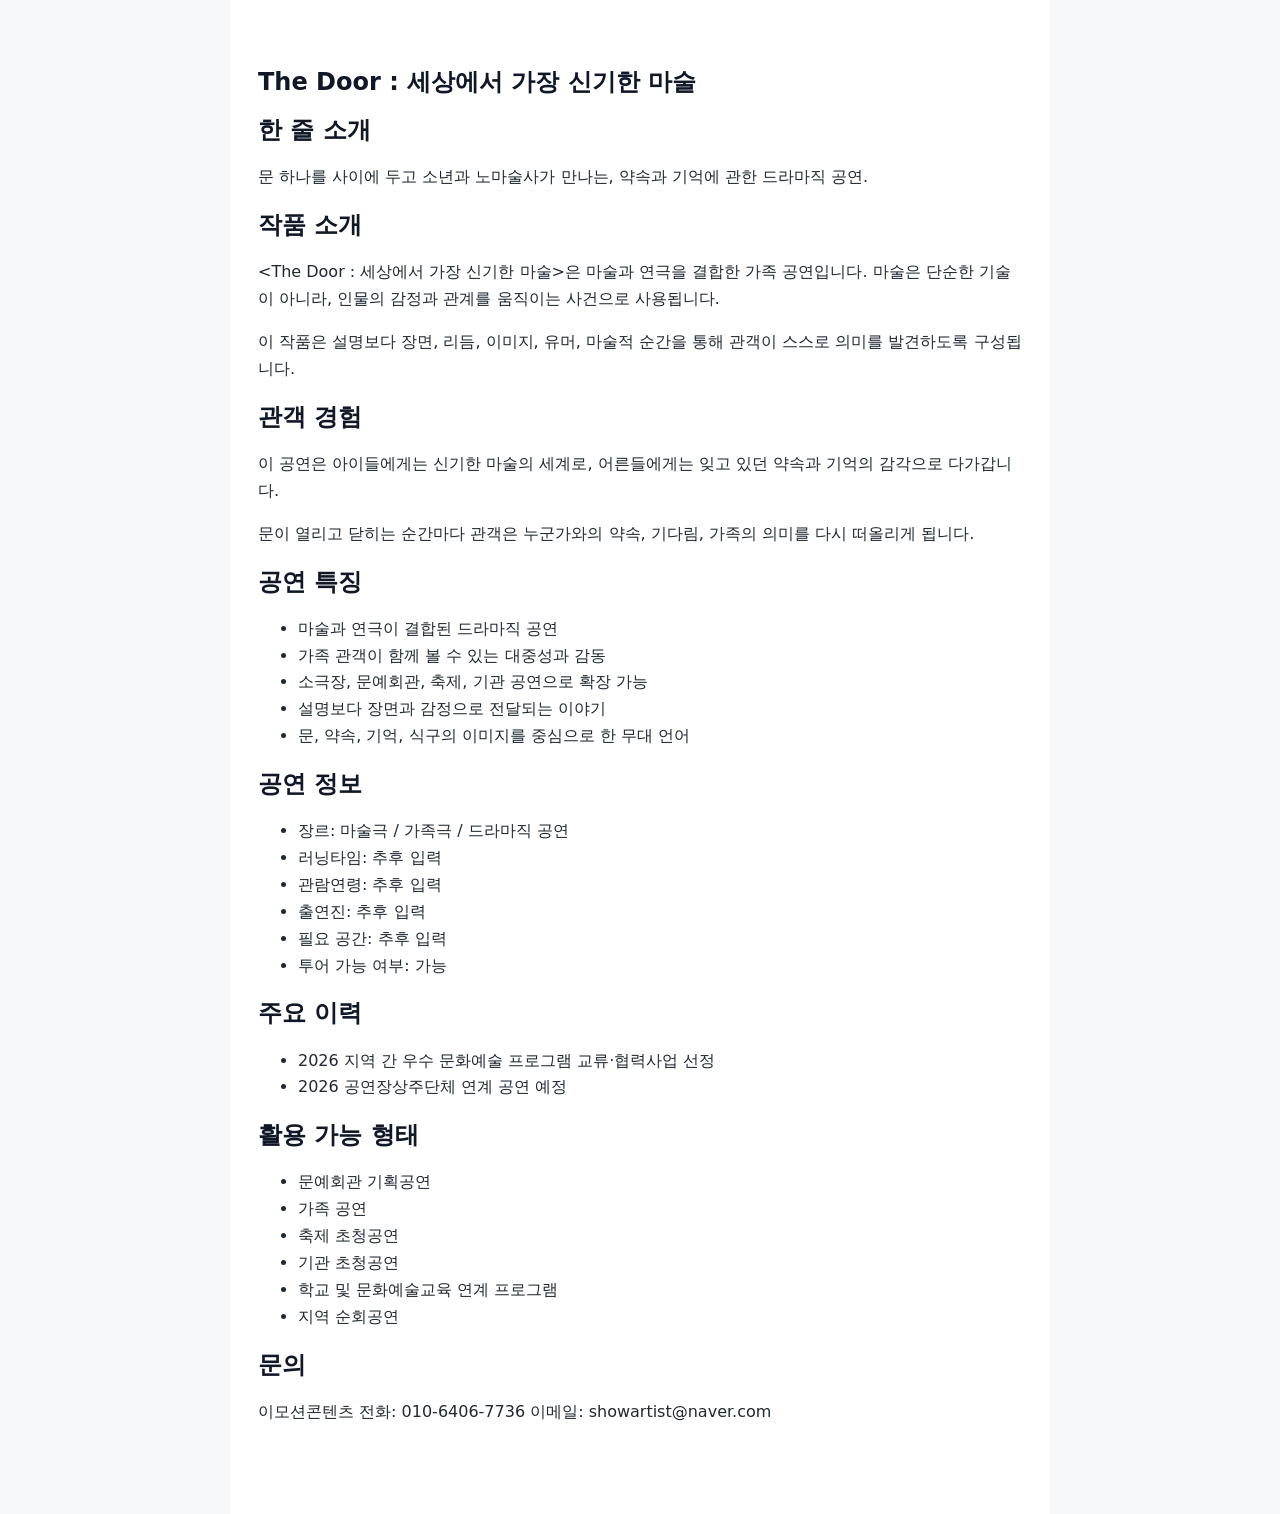
<file: 세상에서가장신기한마술/index.html>
<!doctype html>
<html lang="en">
<head>
<meta charset="utf-8">
<meta name="viewport" content="width=device-width, initial-scale=1">
<title>The Door : 세상에서 가장 신기한 마술</title>
<style>
      :root { color-scheme: light; }
      body { margin: 0; font-family: ui-sans-serif, system-ui, -apple-system, BlinkMacSystemFont, "Segoe UI", sans-serif; color: #1f2933; background: #f7f8fa; }
      main { max-width: 820px; margin: 0 auto; padding: 48px 28px 72px; background: #ffffff; min-height: 100vh; box-sizing: border-box; }
      h1, h2, h3 { color: #101828; line-height: 1.18; }
      p, li { line-height: 1.68; }
      code, pre { font-family: ui-monospace, SFMono-Regular, Menlo, Consolas, monospace; }
      pre { overflow: auto; padding: 16px; background: #111827; color: #f9fafb; border-radius: 8px; }
      table { width: 100%; border-collapse: collapse; margin: 18px 0; }
      th, td { border: 1px solid #d8dee8; padding: 8px 10px; text-align: left; }
      img { max-width: 100%; height: auto; border-radius: 6px; }
      .frontmatter { white-space: pre-wrap; border: 1px solid #d8dee8; background: #f2f5f9; padding: 14px; border-radius: 8px; color: #475467; }
      .callout { border-left: 4px solid #3b82f6; background: #eff6ff; padding: 12px 16px; margin: 18px 0; border-radius: 6px; }
      .callout-title { font-weight: 700; margin-bottom: 6px; }
    </style>
<meta property="og:type" content="article">
<meta property="og:title" content="The Door : 세상에서 가장 신기한 마술">
<meta property="og:description" content="한 줄 소개 문 하나를 사이에 두고 소년과 노마술사가 만나는, 약속과 기억에 관한 드라마직 공연. 작품 소개 &lt;The Door : 세상에서 가장 신기한 마술은 마술과 연극을 결합한 가족 공연입니다. 마술은 단순한 기술이 아니라, 인물의 감정과 관계를 움직이는 사건으로 사용됩니다. 이 작품은 설명보다 장면, 리듬, 이미지,">
<meta property="og:url" content="https://showartist.github.io/emotioncontents-pages/s/w2xf23/">
<meta name="twitter:card" content="summary">
<meta name="twitter:title" content="The Door : 세상에서 가장 신기한 마술">
<meta name="twitter:description" content="한 줄 소개 문 하나를 사이에 두고 소년과 노마술사가 만나는, 약속과 기억에 관한 드라마직 공연. 작품 소개 &lt;The Door : 세상에서 가장 신기한 마술은 마술과 연극을 결합한 가족 공연입니다. 마술은 단순한 기술이 아니라, 인물의 감정과 관계를 움직이는 사건으로 사용됩니다. 이 작품은 설명보다 장면, 리듬, 이미지,">
<link rel="canonical" href="https://showartist.github.io/emotioncontents-pages/s/w2xf23/">
</head>
<body>
<main data-template="minimal">
<article>
<h1>The Door : 세상에서 가장 신기한 마술</h1>
<h2>한 줄 소개</h2>
<p>문 하나를 사이에 두고 소년과 노마술사가 만나는, 약속과 기억에 관한 드라마직 공연.</p>
<h2>작품 소개</h2>
<p>&lt;The Door : 세상에서 가장 신기한 마술&gt;은 마술과 연극을 결합한 가족 공연입니다. 마술은 단순한 기술이 아니라, 인물의 감정과 관계를 움직이는 사건으로 사용됩니다.</p>
<p>이 작품은 설명보다 장면, 리듬, 이미지, 유머, 마술적 순간을 통해 관객이 스스로 의미를 발견하도록 구성됩니다.</p>
<h2>관객 경험</h2>
<p>이 공연은 아이들에게는 신기한 마술의 세계로, 어른들에게는 잊고 있던 약속과 기억의 감각으로 다가갑니다.</p>
<p>문이 열리고 닫히는 순간마다 관객은 누군가와의 약속, 기다림, 가족의 의미를 다시 떠올리게 됩니다.</p>
<h2>공연 특징</h2>
<ul><li>마술과 연극이 결합된 드라마직 공연</li><li>가족 관객이 함께 볼 수 있는 대중성과 감동</li><li>소극장, 문예회관, 축제, 기관 공연으로 확장 가능</li><li>설명보다 장면과 감정으로 전달되는 이야기</li><li>문, 약속, 기억, 식구의 이미지를 중심으로 한 무대 언어</li></ul>
<h2>공연 정보</h2>
<ul><li>장르: 마술극 / 가족극 / 드라마직 공연</li><li>러닝타임: 추후 입력</li><li>관람연령: 추후 입력</li><li>출연진: 추후 입력</li><li>필요 공간: 추후 입력</li><li>투어 가능 여부: 가능</li></ul>
<h2>주요 이력</h2>
<ul><li>2026 지역 간 우수 문화예술 프로그램 교류·협력사업 선정</li><li>2026 공연장상주단체 연계 공연 예정</li></ul>
<h2>활용 가능 형태</h2>
<ul><li>문예회관 기획공연</li><li>가족 공연</li><li>축제 초청공연</li><li>기관 초청공연</li><li>학교 및 문화예술교육 연계 프로그램</li><li>지역 순회공연</li></ul>
<h2>문의</h2>
<p>이모션콘텐츠 전화: 010-6406-7736 이메일: showartist@naver.com</p>
</article>
</main>

</body>
</html>
</file>
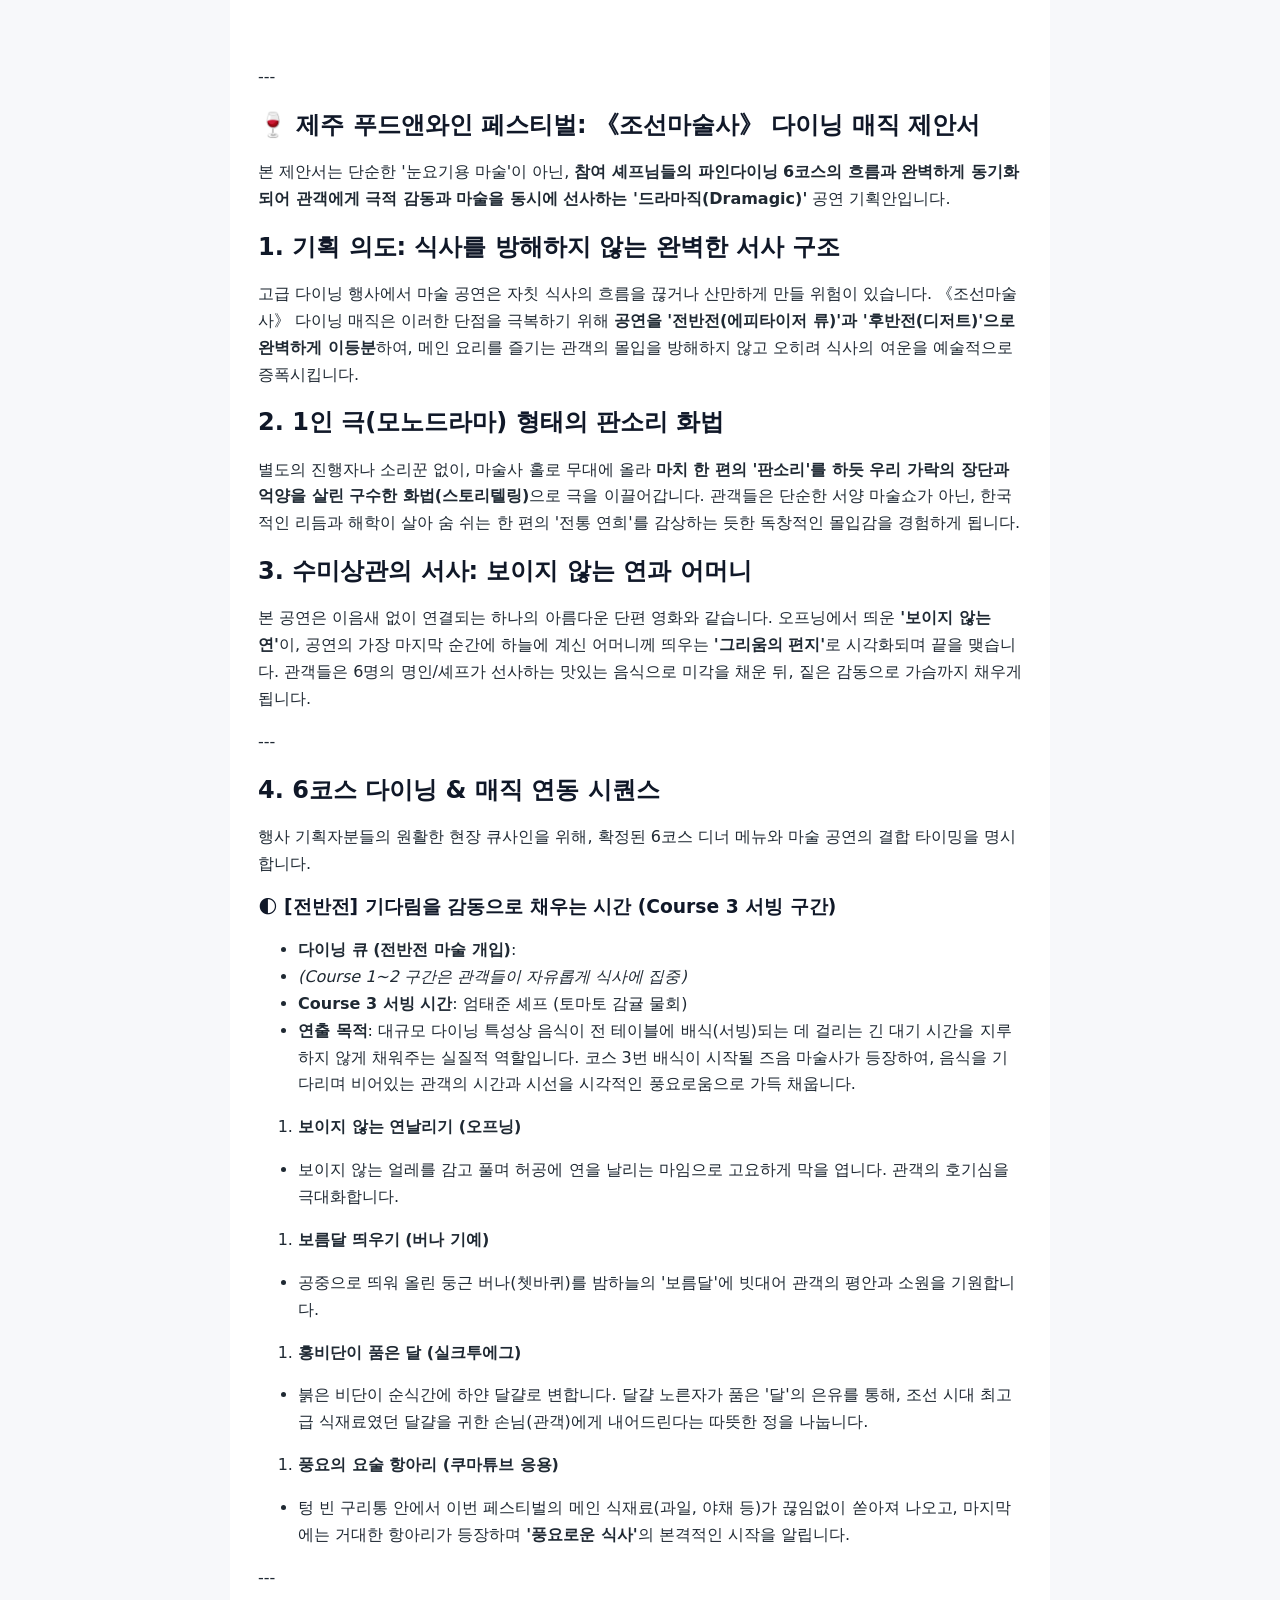
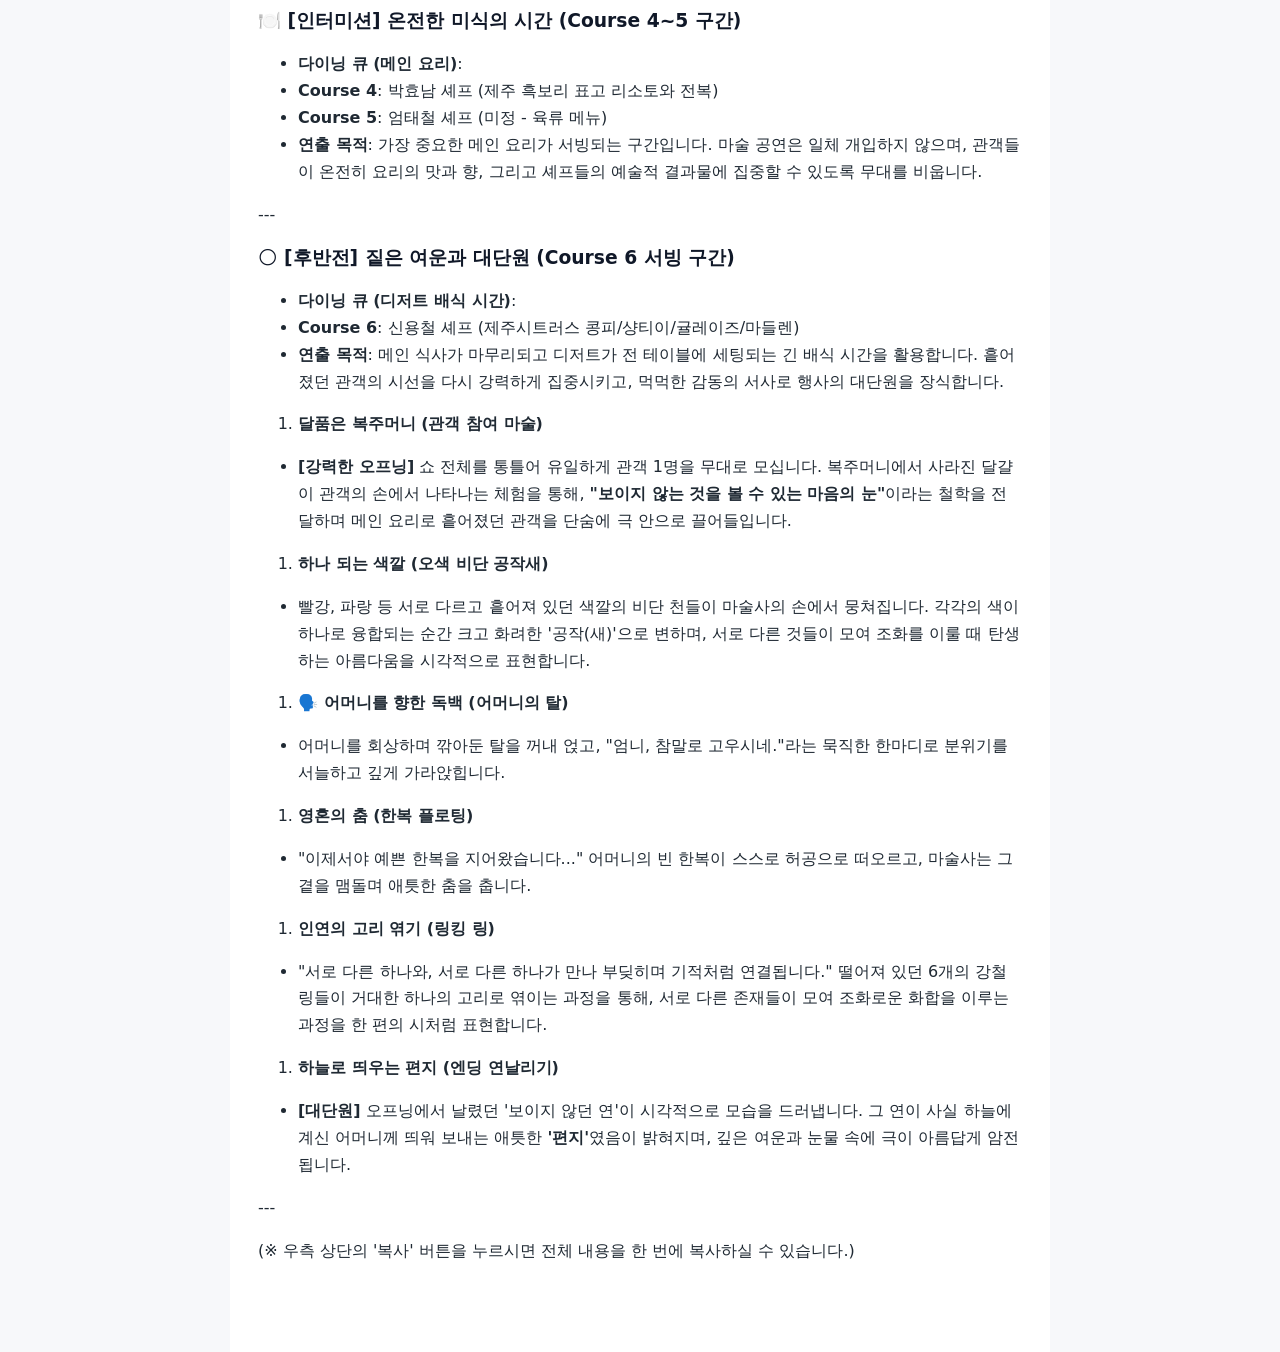
<file: 제주-푸드앤와인-페스티벌-조선마술사-다이닝-매직-제안서/index.html>
<!doctype html>
<html lang="en">
<head>
<meta charset="utf-8">
<meta name="viewport" content="width=device-width, initial-scale=1">
<title>🍷 제주 푸드앤와인 페스티벌: 《조선마술사》 다이닝 매직 제안서</title>
<style>
      :root { color-scheme: light; }
      body { margin: 0; font-family: ui-sans-serif, system-ui, -apple-system, BlinkMacSystemFont, "Segoe UI", sans-serif; color: #1f2933; background: #f7f8fa; }
      main { max-width: 820px; margin: 0 auto; padding: 48px 28px 72px; background: #ffffff; min-height: 100vh; box-sizing: border-box; }
      h1, h2, h3 { color: #101828; line-height: 1.18; }
      p, li { line-height: 1.68; }
      code, pre { font-family: ui-monospace, SFMono-Regular, Menlo, Consolas, monospace; }
      pre { overflow: auto; padding: 16px; background: #111827; color: #f9fafb; border-radius: 8px; }
      table { width: 100%; border-collapse: collapse; margin: 18px 0; }
      th, td { border: 1px solid #d8dee8; padding: 8px 10px; text-align: left; }
      img { max-width: 100%; height: auto; border-radius: 6px; }
      .frontmatter { white-space: pre-wrap; border: 1px solid #d8dee8; background: #f2f5f9; padding: 14px; border-radius: 8px; color: #475467; }
      .callout { border-left: 4px solid #3b82f6; background: #eff6ff; padding: 12px 16px; margin: 18px 0; border-radius: 6px; }
      .callout-title { font-weight: 700; margin-bottom: 6px; }
    </style>
<meta property="og:type" content="article">
<meta property="og:title" content="🍷 제주 푸드앤와인 페스티벌: 《조선마술사》 다이닝 매직 제안서">
<meta property="og:description" content="본 제안서는 단순한 &#39;눈요기용 마술&#39;이 아닌, 참여 셰프님들의 파인다이닝 6코스의 흐름과 완벽하게 동기화되어 관객에게 극적 감동과 마술을 동시에 선사하는 &#39;드라마직(Dramagic)&#39; 공연 기획안입니다. 1. 기획 의도: 식사를 방해하지 않는 완벽한 서사 구조 고급 다이닝 행사에서 마술 공연은 자칫 식사의 흐름을 끊거나 ">
<meta property="og:url" content="https://showartist.github.io/emotioncontents-pages/s/1s7vsf5/">
<meta name="twitter:card" content="summary">
<meta name="twitter:title" content="🍷 제주 푸드앤와인 페스티벌: 《조선마술사》 다이닝 매직 제안서">
<meta name="twitter:description" content="본 제안서는 단순한 &#39;눈요기용 마술&#39;이 아닌, 참여 셰프님들의 파인다이닝 6코스의 흐름과 완벽하게 동기화되어 관객에게 극적 감동과 마술을 동시에 선사하는 &#39;드라마직(Dramagic)&#39; 공연 기획안입니다. 1. 기획 의도: 식사를 방해하지 않는 완벽한 서사 구조 고급 다이닝 행사에서 마술 공연은 자칫 식사의 흐름을 끊거나 ">
<link rel="canonical" href="https://showartist.github.io/emotioncontents-pages/s/1s7vsf5/">
</head>
<body>
<main data-template="minimal">
<article>
<p>---</p>
<h1>🍷 제주 푸드앤와인 페스티벌: 《조선마술사》 다이닝 매직 제안서</h1>
<p>본 제안서는 단순한 &#39;눈요기용 마술&#39;이 아닌, <strong>참여 셰프님들의 파인다이닝 6코스의 흐름과 완벽하게 동기화되어 관객에게 극적 감동과 마술을 동시에 선사하는 &#39;드라마직(Dramagic)&#39;</strong> 공연 기획안입니다.</p>
<h2>1. 기획 의도: 식사를 방해하지 않는 완벽한 서사 구조</h2>
<p>고급 다이닝 행사에서 마술 공연은 자칫 식사의 흐름을 끊거나 산만하게 만들 위험이 있습니다. 《조선마술사》 다이닝 매직은 이러한 단점을 극복하기 위해 <strong>공연을 &#39;전반전(에피타이저 류)&#39;과 &#39;후반전(디저트)&#39;으로 완벽하게 이등분</strong>하여, 메인 요리를 즐기는 관객의 몰입을 방해하지 않고 오히려 식사의 여운을 예술적으로 증폭시킵니다.</p>
<h2>2. 1인 극(모노드라마) 형태의 판소리 화법</h2>
<p>별도의 진행자나 소리꾼 없이, 마술사 홀로 무대에 올라 <strong>마치 한 편의 &#39;판소리&#39;를 하듯 우리 가락의 장단과 억양을 살린 구수한 화법(스토리텔링)</strong>으로 극을 이끌어갑니다. 관객들은 단순한 서양 마술쇼가 아닌, 한국적인 리듬과 해학이 살아 숨 쉬는 한 편의 &#39;전통 연희&#39;를 감상하는 듯한 독창적인 몰입감을 경험하게 됩니다.</p>
<h2>3. 수미상관의 서사: 보이지 않는 연과 어머니</h2>
<p>본 공연은 이음새 없이 연결되는 하나의 아름다운 단편 영화와 같습니다. 오프닝에서 띄운 <strong>&#39;보이지 않는 연&#39;</strong>이, 공연의 가장 마지막 순간에 하늘에 계신 어머니께 띄우는 <strong>&#39;그리움의 편지&#39;</strong>로 시각화되며 끝을 맺습니다. 관객들은 6명의 명인/셰프가 선사하는 맛있는 음식으로 미각을 채운 뒤, 짙은 감동으로 가슴까지 채우게 됩니다.</p>
<p>---</p>
<h2>4. 6코스 다이닝 &amp; 매직 연동 시퀀스</h2>
<p>행사 기획자분들의 원활한 현장 큐사인을 위해, 확정된 6코스 디너 메뉴와 마술 공연의 결합 타이밍을 명시합니다.</p>
<h3>🌓 [전반전] 기다림을 감동으로 채우는 시간 (Course 3 서빙 구간)</h3>
<ul><li><strong>다이닝 큐 (전반전 마술 개입)</strong>:</li><li><em>(Course 1~2 구간은 관객들이 자유롭게 식사에 집중)</em></li><li><strong>Course 3 서빙 시간</strong>: 엄태준 셰프 (토마토 감귤 물회)</li><li><strong>연출 목적</strong>: 대규모 다이닝 특성상 음식이 전 테이블에 배식(서빙)되는 데 걸리는 긴 대기 시간을 지루하지 않게 채워주는 실질적 역할입니다. 코스 3번 배식이 시작될 즈음 마술사가 등장하여, 음식을 기다리며 비어있는 관객의 시간과 시선을 시각적인 풍요로움으로 가득 채웁니다.</li></ul>
<ol><li><strong>보이지 않는 연날리기 (오프닝)</strong></li></ol>
<ul><li>보이지 않는 얼레를 감고 풀며 허공에 연을 날리는 마임으로 고요하게 막을 엽니다. 관객의 호기심을 극대화합니다.</li></ul>
<ol><li><strong>보름달 띄우기 (버나 기예)</strong></li></ol>
<ul><li>공중으로 띄워 올린 둥근 버나(쳇바퀴)를 밤하늘의 &#39;보름달&#39;에 빗대어 관객의 평안과 소원을 기원합니다.</li></ul>
<ol><li><strong>홍비단이 품은 달 (실크투에그)</strong></li></ol>
<ul><li>붉은 비단이 순식간에 하얀 달걀로 변합니다. 달걀 노른자가 품은 &#39;달&#39;의 은유를 통해, 조선 시대 최고급 식재료였던 달걀을 귀한 손님(관객)에게 내어드린다는 따뜻한 정을 나눕니다.</li></ul>
<ol><li><strong>풍요의 요술 항아리 (쿠마튜브 응용)</strong></li></ol>
<ul><li>텅 빈 구리통 안에서 이번 페스티벌의 메인 식재료(과일, 야채 등)가 끊임없이 쏟아져 나오고, 마지막에는 거대한 항아리가 등장하며 <strong>&#39;풍요로운 식사&#39;</strong>의 본격적인 시작을 알립니다.</li></ul>
<p>---</p>
<h3>🍽️ [인터미션] 온전한 미식의 시간 (Course 4~5 구간)</h3>
<ul><li><strong>다이닝 큐 (메인 요리)</strong>:</li><li><strong>Course 4</strong>: 박효남 셰프 (제주 흑보리 표고 리소토와 전복)</li><li><strong>Course 5</strong>: 엄태철 셰프 (미정 - 육류 메뉴)</li><li><strong>연출 목적</strong>: 가장 중요한 메인 요리가 서빙되는 구간입니다. 마술 공연은 일체 개입하지 않으며, 관객들이 온전히 요리의 맛과 향, 그리고 셰프들의 예술적 결과물에 집중할 수 있도록 무대를 비웁니다.</li></ul>
<p>---</p>
<h3>🌕 [후반전] 짙은 여운과 대단원 (Course 6 서빙 구간)</h3>
<ul><li><strong>다이닝 큐 (디저트 배식 시간)</strong>:</li><li><strong>Course 6</strong>: 신용철 셰프 (제주시트러스 콩피/샹티이/귤레이즈/마들렌)</li><li><strong>연출 목적</strong>: 메인 식사가 마무리되고 디저트가 전 테이블에 세팅되는 긴 배식 시간을 활용합니다. 흩어졌던 관객의 시선을 다시 강력하게 집중시키고, 먹먹한 감동의 서사로 행사의 대단원을 장식합니다.</li></ul>
<ol><li><strong>달품은 복주머니 (관객 참여 마술)</strong></li></ol>
<ul><li><strong>[강력한 오프닝]</strong> 쇼 전체를 통틀어 유일하게 관객 1명을 무대로 모십니다. 복주머니에서 사라진 달걀이 관객의 손에서 나타나는 체험을 통해, <strong>&quot;보이지 않는 것을 볼 수 있는 마음의 눈&quot;</strong>이라는 철학을 전달하며 메인 요리로 흩어졌던 관객을 단숨에 극 안으로 끌어들입니다.</li></ul>
<ol><li><strong>하나 되는 색깔 (오색 비단 공작새)</strong></li></ol>
<ul><li>빨강, 파랑 등 서로 다르고 흩어져 있던 색깔의 비단 천들이 마술사의 손에서 뭉쳐집니다. 각각의 색이 하나로 융합되는 순간 크고 화려한 &#39;공작(새)&#39;으로 변하며, 서로 다른 것들이 모여 조화를 이룰 때 탄생하는 아름다움을 시각적으로 표현합니다.</li></ul>
<ol><li><strong>🗣️ 어머니를 향한 독백 (어머니의 탈)</strong></li></ol>
<ul><li>어머니를 회상하며 깎아둔 탈을 꺼내 얹고, &quot;엄니, 참말로 고우시네.&quot;라는 묵직한 한마디로 분위기를 서늘하고 깊게 가라앉힙니다.</li></ul>
<ol><li><strong>영혼의 춤 (한복 플로팅)</strong></li></ol>
<ul><li>&quot;이제서야 예쁜 한복을 지어왔습니다...&quot; 어머니의 빈 한복이 스스로 허공으로 떠오르고, 마술사는 그 곁을 맴돌며 애틋한 춤을 춥니다.</li></ul>
<ol><li><strong>인연의 고리 엮기 (링킹 링)</strong></li></ol>
<ul><li>&quot;서로 다른 하나와, 서로 다른 하나가 만나 부딪히며 기적처럼 연결됩니다.&quot; 떨어져 있던 6개의 강철 링들이 거대한 하나의 고리로 엮이는 과정을 통해, 서로 다른 존재들이 모여 조화로운 화합을 이루는 과정을 한 편의 시처럼 표현합니다.</li></ul>
<ol><li><strong>하늘로 띄우는 편지 (엔딩 연날리기)</strong></li></ol>
<ul><li><strong>[대단원]</strong> 오프닝에서 날렸던 &#39;보이지 않던 연&#39;이 시각적으로 모습을 드러냅니다. 그 연이 사실 하늘에 계신 어머니께 띄워 보내는 애틋한 <strong>&#39;편지&#39;</strong>였음이 밝혀지며, 깊은 여운과 눈물 속에 극이 아름답게 암전됩니다.</li></ul>
<p>---</p>
<p>(※ 우측 상단의 &#39;복사&#39; 버튼을 누르시면 전체 내용을 한 번에 복사하실 수 있습니다.)</p>
</article>
</main>

</body>
</html>
</file>
<file: origin-pilot-kit/styles.css>
:root {
  --bg: #0c111d;
  --panel: #121a2a;
  --panel-2: #192338;
  --text: #eef4ff;
  --muted: #9fb0cb;
  --line: #2a3854;
  --accent: #8dc1ff;
  --accent-2: #7ef0c7;
  --danger: #ff8c8c;
  --warning: #ffd37e;
  --ok: #8ef2a4;
}
* { box-sizing: border-box; }
html, body { margin: 0; padding: 0; background: radial-gradient(circle at top, #172238 0, #0c111d 48%, #09101a 100%); color: var(--text); font-family: -apple-system, BlinkMacSystemFont, "Segoe UI", sans-serif; }
body { min-height: 100vh; }
button, input, textarea, select { font: inherit; }
button { cursor: pointer; }
pre { margin: 0; white-space: pre-wrap; }
.hidden { display: none !important; }
.shell { max-width: 1440px; margin: 0 auto; padding: 28px 20px 56px; }
.hero { display: grid; grid-template-columns: 1.4fr .8fr; gap: 20px; margin-bottom: 20px; }
.hero, .panel, .card, .summary-card, .stimulus-card { background: rgba(18,26,42,.92); border: 1px solid var(--line); border-radius: 20px; box-shadow: 0 20px 60px rgba(0,0,0,.24); }
.hero { padding: 28px; align-items: end; }
.respondent-hero { grid-template-columns: 1fr; }
.eyebrow { margin: 0 0 8px; font-size: 12px; font-weight: 800; letter-spacing: .12em; text-transform: uppercase; color: var(--accent); }
.hero h1 { margin: 0; font-size: clamp(34px, 5vw, 60px); line-height: .96; }
.hero h1 span { color: var(--accent-2); }
.hero-copy { margin: 16px 0 0; max-width: 760px; line-height: 1.6; color: var(--muted); }
.hero-actions { display: grid; gap: 10px; align-self: stretch; }
.layout { display: grid; grid-template-columns: minmax(320px, 460px) 1fr; gap: 20px; align-items: start; }
.respondent-layout { display: grid; grid-template-columns: minmax(320px, 1fr) minmax(340px, 1fr); gap: 20px; align-items: start; }
.panel { padding: 22px; }
.panel-head { margin-bottom: 18px; }
.panel-head h2, .card h3, .summary-card h3, .decision-main h3, .stimulus-card h3 { margin: 0 0 8px; }
.panel-head p, .muted, .summary-card p, .card p, .decision-main p { margin: 0; color: var(--muted); line-height: 1.55; }
.sticky-head { position: sticky; top: 12px; z-index: 3; background: linear-gradient(180deg, rgba(18,26,42,.98) 0%, rgba(18,26,42,.96) 80%, rgba(18,26,42,.82) 100%); padding-bottom: 14px; }
.form-grid { display: grid; grid-template-columns: repeat(2, minmax(0, 1fr)); gap: 14px; }
label { display: grid; gap: 8px; }
label span { font-size: 13px; font-weight: 700; color: #d7e3f8; }
label.full { grid-column: 1 / -1; }
input, textarea, select { width: 100%; border-radius: 14px; border: 1px solid var(--line); background: #0f1523; color: var(--text); padding: 12px 14px; }
textarea { resize: vertical; }
.primary, .ghost { border-radius: 14px; padding: 13px 16px; border: 1px solid var(--line); }
.primary { background: linear-gradient(135deg, #68a5ff, #7ef0c7); color: #07101c; font-weight: 900; border: none; }
.ghost { background: #0f1523; color: var(--text); }
.small { padding: 10px 12px; font-size: 14px; border-radius: 12px; }
.danger { color: var(--danger); border-color: rgba(255,140,140,.35); }
.toolbar { display: flex; flex-wrap: wrap; gap: 8px; justify-content: flex-end; }
.left-tools { justify-content: flex-start; }
.upload-label { position: relative; overflow: hidden; display: inline-flex; align-items: center; }
.upload-label input { position: absolute; inset: 0; opacity: 0; cursor: pointer; }
.tabs { display: flex; flex-wrap: wrap; gap: 8px; margin: 12px 0 16px; }
.tab { border: 1px solid var(--line); background: #0f1523; color: var(--muted); border-radius: 999px; padding: 10px 14px; }
.tab.active { background: var(--accent); color: #07101c; font-weight: 900; }
.tab-panel { display: none; }
.tab-panel.active { display: block; }
.summary-card { padding: 18px; margin-bottom: 14px; background: linear-gradient(135deg, rgba(104,165,255,.12), rgba(126,240,199,.10)); }
.stack { display: grid; gap: 14px; }
.card { padding: 18px; }
.hypothesis-card, .experiment-card, .response-card, .decision-card { background: var(--panel-2); border-radius: 18px; border: 1px solid var(--line); padding: 18px; }
.stimulus-card { padding: 18px; background: linear-gradient(135deg, rgba(104,165,255,.08), rgba(126,240,199,.06)); }
.stimulus-pre { background: #0f1523; border: 1px solid var(--line); border-radius: 14px; padding: 16px; color: #e4efff; line-height: 1.65; min-height: 180px; }
.badges { display: flex; flex-wrap: wrap; gap: 8px; margin-top: 10px; }
.badge { display: inline-flex; align-items: center; border-radius: 999px; padding: 6px 10px; font-size: 12px; font-weight: 800; border: 1px solid transparent; }
.badge.ok { color: var(--ok); border-color: rgba(142,242,164,.35); background: rgba(142,242,164,.08); }
.badge.warning { color: var(--warning); border-color: rgba(255,211,126,.35); background: rgba(255,211,126,.08); }
.badge.danger { color: var(--danger); border-color: rgba(255,140,140,.35); background: rgba(255,140,140,.08); }
.badge.info { color: var(--accent); border-color: rgba(141,193,255,.35); background: rgba(141,193,255,.08); }
.list { margin: 10px 0 0; padding-left: 18px; color: #dce7fb; line-height: 1.6; }
.evidence-grid { margin-bottom: 12px; }
.response-head, .decision-head { display: flex; justify-content: space-between; gap: 12px; align-items: center; flex-wrap: wrap; }
.response-meta { color: var(--muted); font-size: 13px; }
.kpi-grid { display: grid; grid-template-columns: repeat(5, minmax(0, 1fr)); gap: 12px; }
.kpi { border-radius: 16px; border: 1px solid var(--line); background: #0f1523; padding: 16px; }
.kpi strong { display: block; font-size: 28px; margin-top: 8px; }
.kpi span { color: var(--muted); font-size: 13px; }
.decision-main { padding: 20px; border-radius: 20px; background: linear-gradient(135deg, rgba(104,165,255,.14), rgba(126,240,199,.08)); border: 1px solid var(--line); }
.decision-label { font-size: clamp(32px, 5vw, 56px); font-weight: 900; margin: 10px 0; }
.decision-label.go { color: var(--ok); }
.decision-label.iterate { color: var(--warning); }
.decision-label.pivot, .decision-label.stop { color: var(--danger); }
.decision-label.more { color: var(--accent); }
@media (max-width: 1180px) {
  .layout, .hero, .respondent-layout { grid-template-columns: 1fr; }
}
@media (max-width: 800px) {
  .form-grid, .kpi-grid { grid-template-columns: 1fr; }
  .shell { padding: 16px 12px 36px; }
  .panel, .hero { padding: 18px; }
}
</file>
